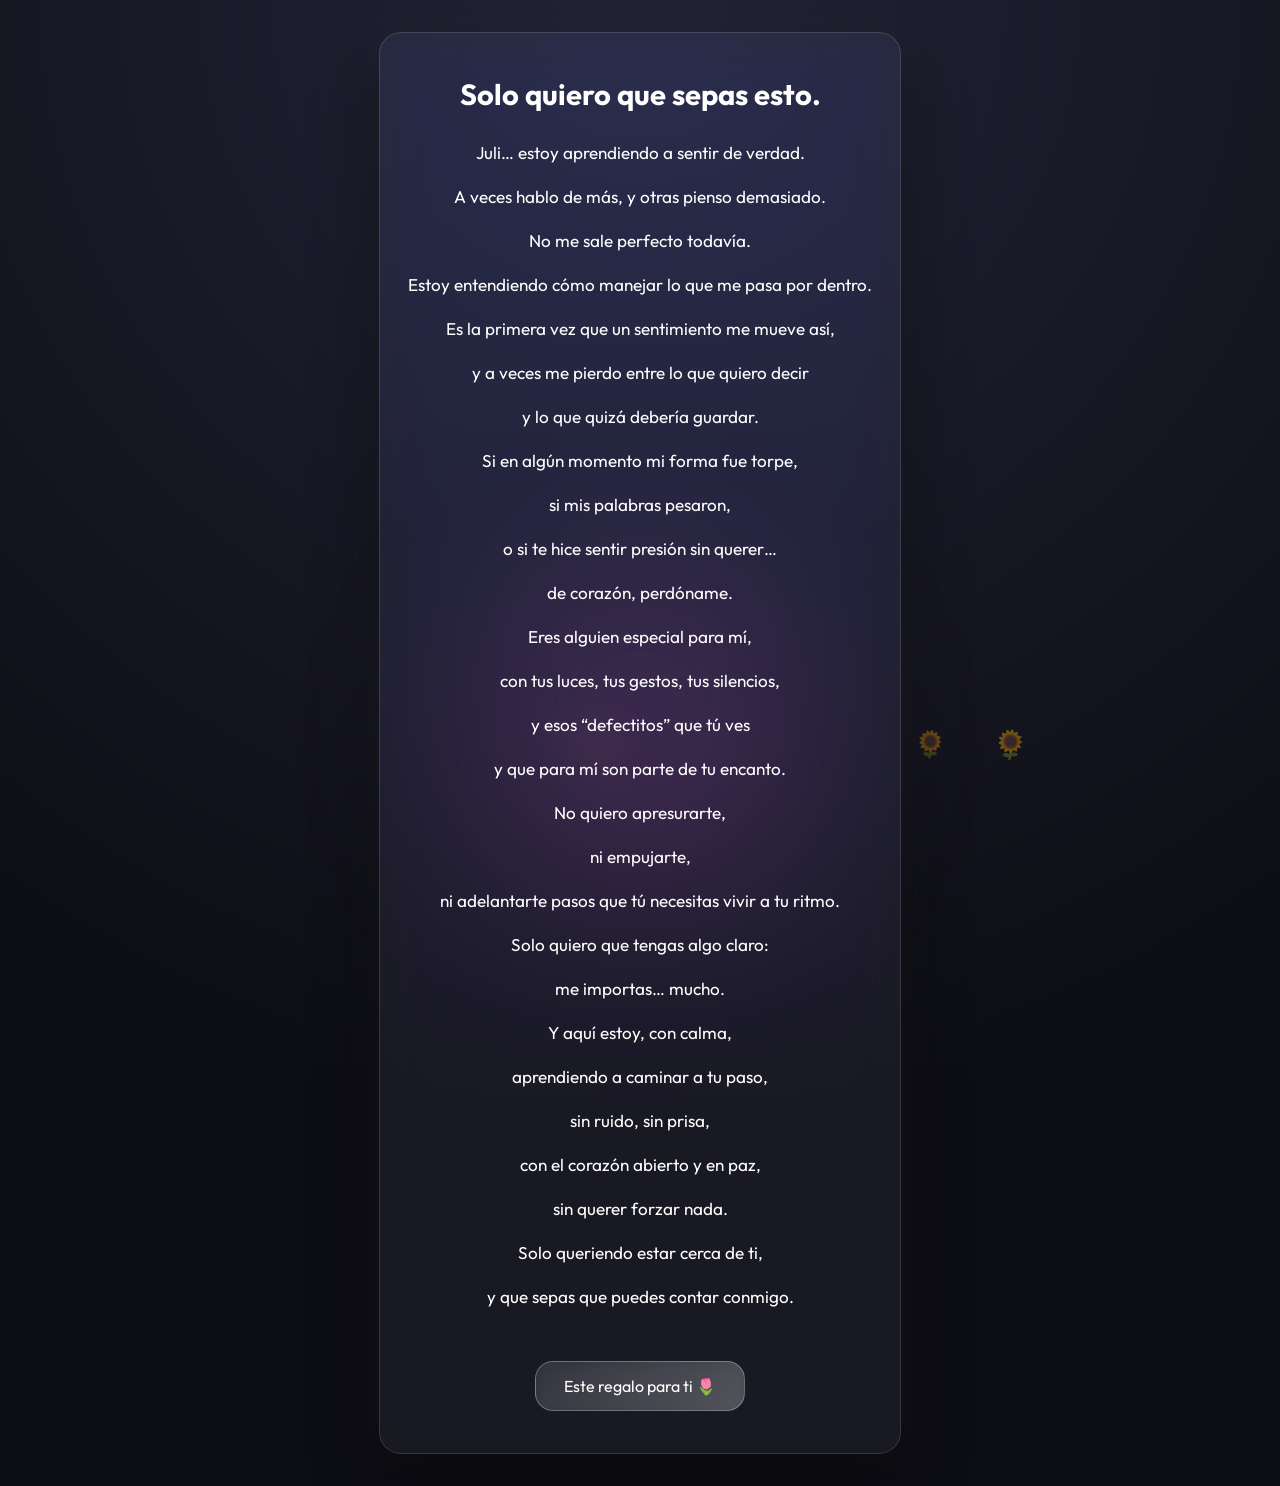
<file: ForYou/disculpa/index.html>
<!DOCTYPE html>
<html lang="es">
<head>
  <meta charset="UTF-8" />
  <meta name="viewport" content="width=device-width, initial-scale=1.0" />

  <title>Para Ti, Juli 🌷</title>

  <!-- Fuente -->
  <link href="https://fonts.googleapis.com/css2?family=Outfit:wght@300;400;600&display=swap" rel="stylesheet"/>
  <link rel="stylesheet" href="styles.css">

</head>

<body>

  <!-- AUDIO -->
  <audio id="bg-audio" src="https://dl.dropboxusercontent.com/scl/fi/esct592hxwzjyf9a2egpc/Si-supieras-lo-que-siento-con-mirarte....mp3?rlkey=xqbaohnpyd7b3mejkvvdg6dlq&st=2vagx61x&dl=1" preload="auto"></audio>

  <!-- CARD -->
  <div class="card">

    <h1 class="title">Solo quiero que sepas esto.</h1>

    <p class="poem">
     <span>Juli… estoy aprendiendo a sentir de verdad.</span>
<span>A veces hablo de más, y otras pienso demasiado.</span>
<span>No me sale perfecto todavía.</span>
<span>Estoy entendiendo cómo manejar lo que me pasa por dentro.</span>

<span>Es la primera vez que un sentimiento me mueve así,</span>
<span>y a veces me pierdo entre lo que quiero decir</span>
<span>y lo que quizá debería guardar.</span>

<span>Si en algún momento mi forma fue torpe,</span>
<span>si mis palabras pesaron,</span>
<span>o si te hice sentir presión sin querer…</span>
<span>de corazón, perdóname.</span>

<span>Eres alguien especial para mí,</span>
<span>con tus luces, tus gestos, tus silencios,</span>
<span>y esos “defectitos” que tú ves</span>
<span>y que para mí son parte de tu encanto.</span>

<span>No quiero apresurarte,</span>
<span>ni empujarte,</span>
<span>ni adelantarte pasos que tú necesitas vivir a tu ritmo.</span>

<span>Solo quiero que tengas algo claro:</span>
<span>me importas… mucho.</span>

<span>Y aquí estoy, con calma,</span>
<span>aprendiendo a caminar a tu paso,</span>
<span>sin ruido, sin prisa,</span>
<span>con el corazón abierto y en paz,</span>
<span>sin querer forzar nada.</span>
<span>Solo queriendo estar cerca de ti,</span>
<span>y que sepas que puedes contar conmigo.</span>   

    </p>

    <a href="flores.html" class="btn">Este regalo para ti 🌷</a>
  </div>

  <!-- FLORES FLOTANDO -->
  <script>
    const flowers = ["🌷","🌻"];
    const total = 40;

    function createFlower() {
      const f = document.createElement("div");
      f.classList.add("flower");
      f.textContent = flowers[Math.floor(Math.random()*flowers.length)];

      f.style.left = Math.random()*100 + "vw";
      f.style.fontSize = (18 + Math.random()*10) + "px";
      f.style.animationDuration = (6 + Math.random()*6) + "s";
      f.style.opacity = 0.3 + Math.random()*0.5;

      document.body.appendChild(f);

      setTimeout(()=>{ f.remove(); }, 12000);
    }

    setInterval(createFlower, 350);

    // AUDIO ACTIVO SUAVEMENTE
    const audio = document.getElementById("bg-audio");
    audio.volume = 0.3;

    function playAudio() {
      audio.play().catch(()=>{});
      document.removeEventListener("click", playAudio);
      document.removeEventListener("touchstart", playAudio);
      document.removeEventListener("scroll", playAudio);
    }

    document.addEventListener("click", playAudio);
    document.addEventListener("touchstart", playAudio);
    document.addEventListener("scroll", playAudio);

  </script>

</body>
</html>
</file>
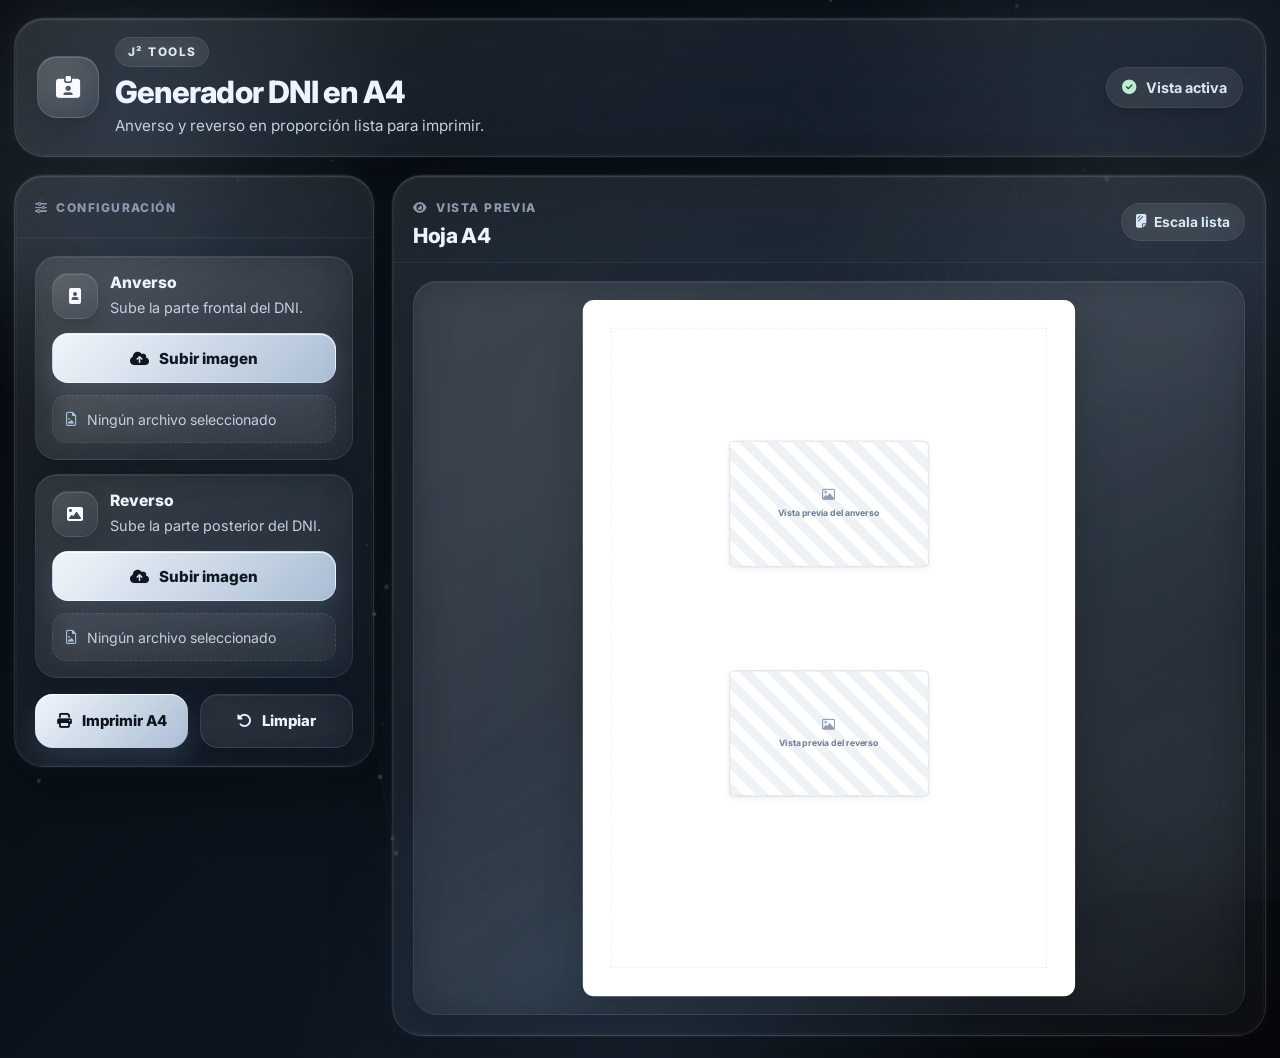
<file: DNIs/dnis.html>
<!DOCTYPE html>
<html lang="es">
<head>
    <meta charset="UTF-8" />
    <meta name="viewport" content="width=device-width, initial-scale=1.0" />
    <title>Generador DNI A4 – J² Tools</title>
    <link rel="icon" type="image/png" href="https://i.postimg.cc/fyML87S7/logo3.png" />

    <!-- TIPOGRAFÍA -->
    <link rel="preconnect" href="https://fonts.googleapis.com">
    <link rel="preconnect" href="https://fonts.gstatic.com" crossorigin>
    <link href="https://fonts.googleapis.com/css2?family=Inter:wght@400;500;600;700;800&display=swap" rel="stylesheet">

    <!-- ICONOS -->
    <link rel="stylesheet" href="https://cdnjs.cloudflare.com/ajax/libs/font-awesome/6.5.0/css/all.min.css">

    <!-- ESTILOS -->
    <link rel="stylesheet" href="./styles.css">
</head>
<body>

    <!-- INTRO -->
    <div id="introLoader" class="intro-loader" aria-hidden="true">
        <div class="intro-loader__core">
            <div class="intro-loader__ring"></div>
            <div class="intro-loader__ring intro-loader__ring--delay"></div>
            <div class="intro-loader__glow"></div>
            <p class="intro-loader__text">J² Tools</p>
        </div>
    </div>

    <!-- CANVAS MOLÉCULAS -->
    <canvas id="particleCanvas" aria-hidden="true"></canvas>

    <!-- FONDO -->
    <div class="page-bg" aria-hidden="true">
        <div class="bg-orb bg-orb--1"></div>
        <div class="bg-orb bg-orb--2"></div>
        <div class="bg-grid"></div>
    </div>

    <main class="app-shell">

        <!-- HEADER SIMPLE -->
        <header class="app-header glass-card">
            <a href="../index.html" class="brand" title="Ir al inicio">
                <div class="brand__icon">
                    <i class="fa-solid fa-id-card-clip"></i>
                </div>
                <div class="brand__text">
                    <span class="brand__chip">J² Tools</span>
                    <h1>Generador DNI en A4</h1>
                    <p>Anverso y reverso en proporción lista para imprimir.</p>
                </div>
            </a>

            <div class="header-status">
                <span class="status-pill">
                    <i class="fa-solid fa-circle-check"></i>
                    Vista activa
                </span>
            </div>
        </header>

        <!-- WORKSPACE -->
        <section class="workspace">

            <!-- PANEL IZQUIERDO -->
            <aside class="control-panel glass-card">
                <div class="section-head">
                    <div>
                        <span class="section-kicker">
                            <i class="fa-solid fa-sliders"></i>
                            Configuración
                        </span>
                    </div>
                </div>

                <div class="upload-list">

                    <article class="upload-item">
                        <div class="upload-item__head">
                            <div class="upload-item__icon">
                                <i class="fa-solid fa-image-portrait"></i>
                            </div>
                            <div>
                                <h3>Anverso</h3>
                                <p>Sube la parte frontal del DNI.</p>
                            </div>
                        </div>

                        <label for="file1" class="file-label">
                            <i class="fa-solid fa-cloud-arrow-up"></i>
                            <span>Subir imagen</span>
                        </label>
                        <input type="file" id="file1" accept="image/*" hidden>

                        <div class="file-meta" id="file1Name">
                            <i class="fa-regular fa-file-image"></i>
                            <span>Ningún archivo seleccionado</span>
                        </div>
                    </article>

                    <article class="upload-item">
                        <div class="upload-item__head">
                            <div class="upload-item__icon">
                                <i class="fa-solid fa-image"></i>
                            </div>
                            <div>
                                <h3>Reverso</h3>
                                <p>Sube la parte posterior del DNI.</p>
                            </div>
                        </div>

                        <label for="file2" class="file-label">
                            <i class="fa-solid fa-cloud-arrow-up"></i>
                            <span>Subir imagen</span>
                        </label>
                        <input type="file" id="file2" accept="image/*" hidden>

                        <div class="file-meta" id="file2Name">
                            <i class="fa-regular fa-file-image"></i>
                            <span>Ningún archivo seleccionado</span>
                        </div>
                    </article>

                </div>

                <div class="action-row">
                    <button id="printBtn" class="action-btn action-btn--primary" type="button">
                        <i class="fa-solid fa-print"></i>
                        <span>Imprimir A4</span>
                    </button>

                    <button id="clearBtn" class="action-btn action-btn--ghost" type="button">
                        <i class="fa-solid fa-rotate-left"></i>
                        <span>Limpiar</span>
                    </button>
                </div>

            </aside>

            <!-- PANEL DERECHO -->
            <section class="preview-panel glass-card">
                <div class="section-head">
                    <div>
                        <span class="section-kicker">
                            <i class="fa-solid fa-eye"></i>
                            Vista previa
                        </span>
                        <h2>Hoja A4</h2>
                    </div>

                    <span class="preview-badge">
                        <i class="fa-solid fa-sheet-plastic"></i>
                        Escala lista
                    </span>
                </div>

                <div class="preview-stage">
                    <div class="a4-preview-shell">
                        <div class="a4-wrapper">
                            <div class="a4-canvas" id="printArea">

                                <div class="dni-sheet">
                                    <div class="dni-slot">
                                        <div class="dni-slot__label"></div>
                                        <div class="dni-slot__frame">
                                            <img id="img1" alt="Anverso del DNI" />
                                            <div class="dni-placeholder" id="placeholder1">
                                                <i class="fa-regular fa-image"></i>
                                                <span>Vista previa del anverso</span>
                                            </div>
                                        </div>
                                    </div>

                                    <div class="dni-slot">
                                        <div class="dni-slot__label"></div>
                                        <div class="dni-slot__frame">
                                            <img id="img2" alt="Reverso del DNI" />
                                            <div class="dni-placeholder" id="placeholder2">
                                                <i class="fa-regular fa-image"></i>
                                                <span>Vista previa del reverso</span>
                                            </div>
                                        </div>
                                    </div>
                                </div>

                            </div>
                        </div>
                    </div>
                </div>
            </section>
        </section>
    </main>
<!-- MODAL ELEGANTE -->
<div id="customModal" class="custom-modal" aria-hidden="true">
    <div class="custom-modal__backdrop"></div>

    <div class="custom-modal__dialog" role="dialog" aria-modal="true" aria-labelledby="customModalTitle">
        <div class="custom-modal__icon">
            <i class="fa-solid fa-circle-exclamation"></i>
        </div>

        <div class="custom-modal__content">
            <span class="custom-modal__eyebrow">Atención</span>
            <h3 id="customModalTitle">Faltan imágenes</h3>
            <p id="customModalMessage">Sube ambas fotos antes de imprimir.</p>
        </div>

        <div class="custom-modal__actions">
            <button id="customModalOk" class="custom-modal__btn custom-modal__btn--primary" type="button">
                Entendido
            </button>
        </div>
    </div>
</div>
    <script src="./app.js"></script>
</body>
</html>
</file>
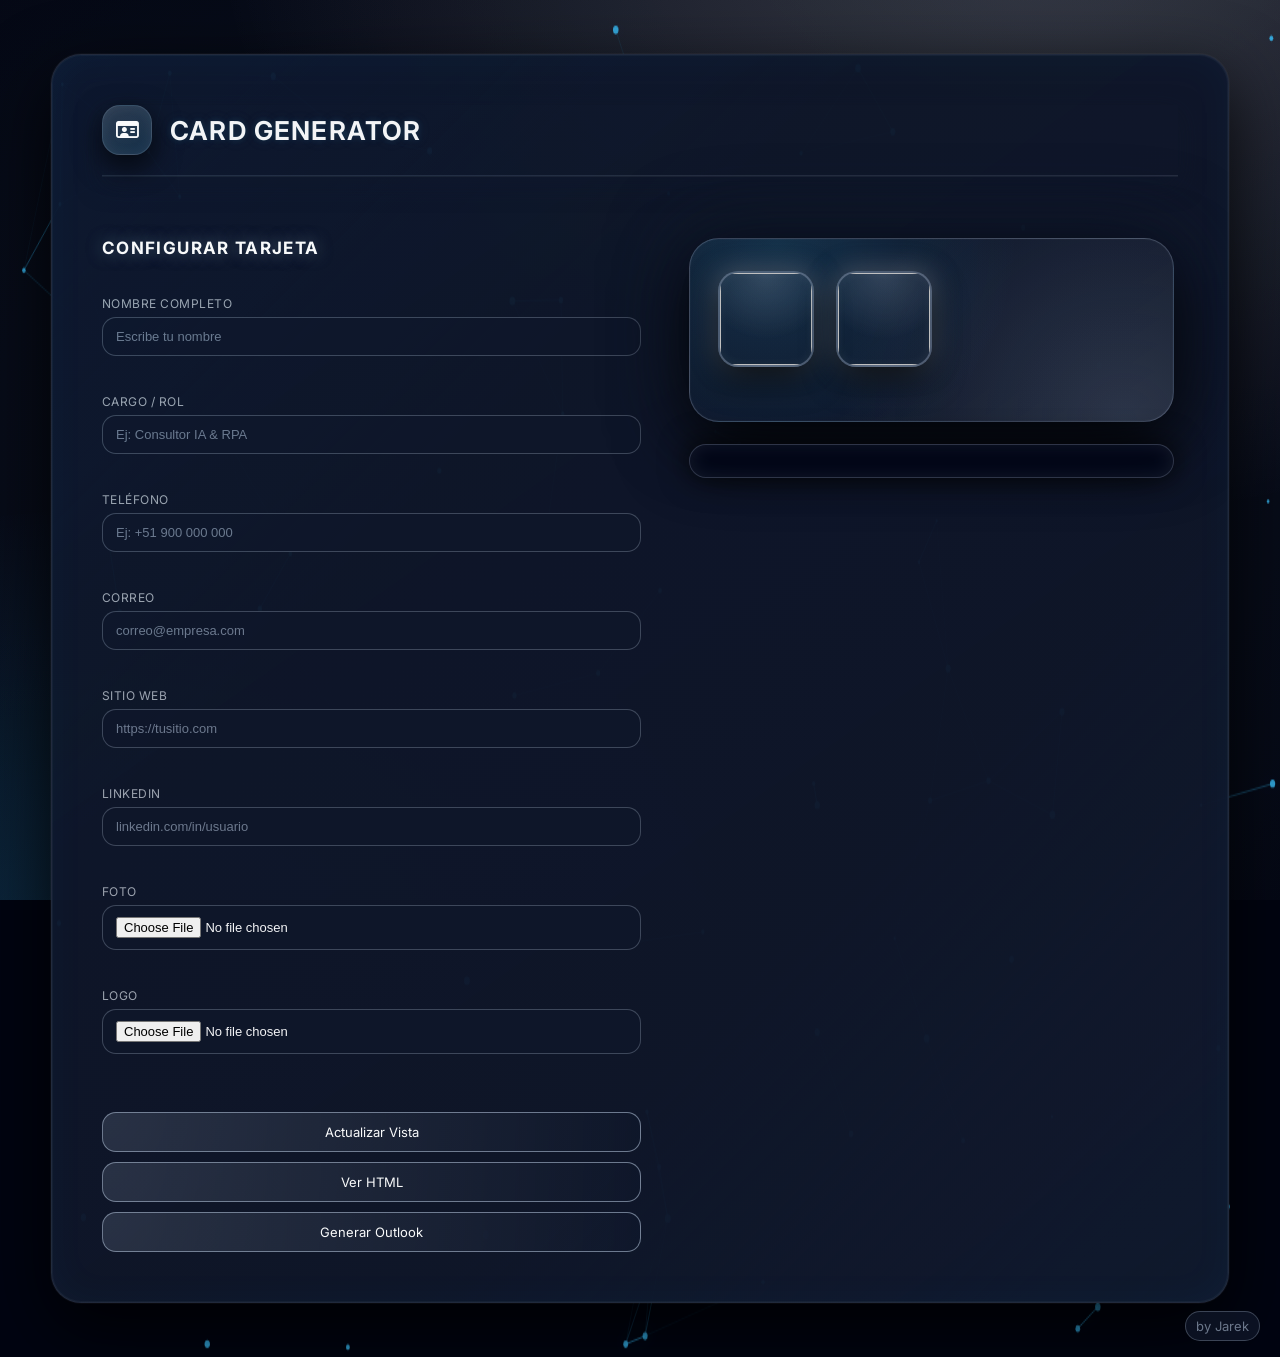
<file: Firma automatizada/firma.html>
<!DOCTYPE html>
<html lang="es">
<head>
  <meta charset="UTF-8" />
  <meta name="viewport" content="width=device-width, initial-scale=1.0" />

  <title>Card Generator</title>
  <link rel="icon" type="image/png" href="https://i.postimg.cc/66Ct5ryw/j2.png">

  <!-- Tipografías -->
  <link href="https://fonts.googleapis.com/css2?family=Inter:wght@300;400;600;700&display=swap" rel="stylesheet"/>

  <!-- Iconos -->
  <link rel="stylesheet" href="https://cdnjs.cloudflare.com/ajax/libs/font-awesome/6.5.0/css/all.min.css"/>

  <!-- Estilos -->
  <link rel="stylesheet" href="./styles.css" />
</head>
<body>

  <!-- INTRO LOADER -->
  <div id="intro" class="intro">
    <div class="loader"></div>
  </div>

  <!-- CANVAS BG -->
  <canvas id="bg-canvas"></canvas>

  <!-- LAYOUT GENERAL -->
  <main class="layout">

    <!-- CONTENEDOR PREMIUM TIPO QR GENERATOR -->
    <div class="main-card">

      <!-- =============================== -->
      <!-- HEADER SUPERIOR DEL CONTENEDOR -->
      <!-- =============================== -->
      <header class="main-header">
        <a href="../index.html" class="header-icon">
          <i class="fa-regular fa-id-card"></i>
        </a>
        <h1>Card Generator</h1>
      </header>

      <!-- =============================== -->
      <!--    CONFIGURACIÓN — IZQUIERDA   -->
      <!-- =============================== -->
      <section class="left-panel">

        <header class="editor-header">
          <h2>Configurar Tarjeta</h2>
        </header>

        <div class="editor-group">
          <label>Nombre Completo</label>
          <input id="inputNombre" type="text" placeholder="Escribe tu nombre" />
        </div>

        <div class="editor-group">
          <label>Cargo / Rol</label>
          <input id="inputCargo" type="text" placeholder="Ej: Consultor IA & RPA" />
        </div>

        <div class="editor-group">
          <label>Teléfono</label>
          <input id="inputTelefono" type="text" placeholder="Ej: +51 900 000 000" />
        </div>

        <div class="editor-group">
          <label>Correo</label>
          <input id="inputEmail" type="email" placeholder="correo@empresa.com" />
        </div>

        <div class="editor-group">
          <label>Sitio Web</label>
          <input id="inputWeb" type="text" placeholder="https://tusitio.com" />
        </div>

        <div class="editor-group">
          <label>LinkedIn</label>
          <input id="inputLinkedin" type="text" placeholder="linkedin.com/in/usuario" />
        </div>

        <div class="editor-group">
          <label>Foto</label>
          <input id="inputFoto" type="file" accept="image/*">
        </div>

        <div class="editor-group">
          <label>Logo</label>
          <input id="inputLogo" type="file" accept="image/*">
        </div>

        <div class="editor-actions">
          <button id="btnActualizar">Actualizar Vista</button>
          <button id="btnVerHtml">Ver HTML</button>
          <button id="btnOutlook">Generar Outlook</button>
        </div>

      </section>

      <!-- =============================== -->
      <!--   PREVIEW — DERECHA            -->
      <!-- =============================== -->
      <section class="right-panel">

        <div id="tarjeta" class="tarjeta">

          <div class="media-zone">
            <img id="previewFoto" class="preview-foto" alt="" />
            <img id="previewLogo" class="preview-logo" alt="" />
          </div>

          <div class="info-zone">
            <p id="previewNombre" class="preview-nombre"></p>
            <p id="previewCargo" class="preview-cargo"></p>
            <div id="previewTelefono" class="preview-dato"></div>
            <div id="previewEmail" class="preview-dato"></div>
            <div id="previewWeb" class="preview-dato"></div>
            <div id="previewLinkedin" class="preview-dato"></div>
          </div>

        </div>

        <!-- Código generado -->
        <pre id="codigoHtml"></pre>

      </section>

    </div>
    <!-- FIN MAIN-CARD -->

  </main>

  <script src="./script.js"></script>

  <!-- CRÉDITOS -->
  <div class="credits">
    by 
    <a href="https://github.com/CHALLCOJAREK" target="_blank">Jarek</a>
  </div>

</body>
</html>
</file>
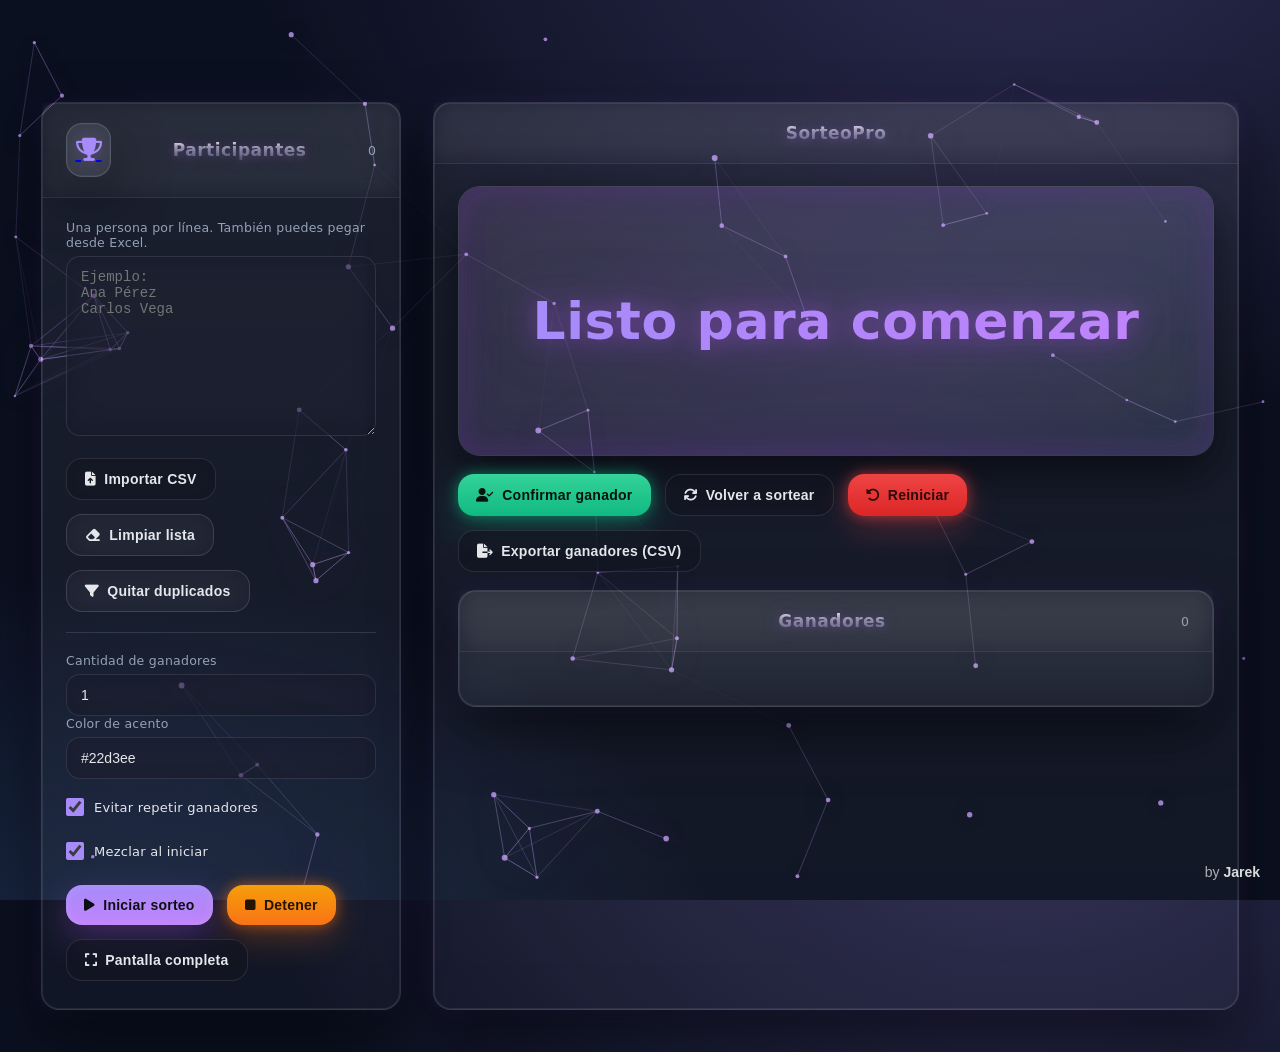
<file: Sorteo/sorteo.html>
<!DOCTYPE html>
<html lang="es">

<head>
  <meta charset="utf-8" />
  <meta name="viewport" content="width=device-width, initial-scale=1" />
  <title>Sorteo PRO – J² Tools</title>

  <!-- Favicon -->
  <link rel="icon" type="image/png" href="https://i.postimg.cc/fyML87S7/logo3.png" />

  <!-- Descripción -->
  <meta name="description" content="Sistema profesional de sorteos creado por Jarek. Rápido, preciso y sin anuncios." />

  <!-- Iconos -->
  <link rel="stylesheet" href="https://cdnjs.cloudflare.com/ajax/libs/font-awesome/6.5.0/css/all.min.css" />

  <!-- Estilos -->
  <link rel="stylesheet" href="./styles.css" />
</head>

<body>


  <!-- INTRO -->
    <div id="introLoader" class="intro-loader" aria-hidden="true">
        <div class="intro-loader__core">
            <div class="intro-loader__ring"></div>
            <div class="intro-loader__ring intro-loader__ring--delay"></div>
            <div class="intro-loader__glow"></div>
            <p class="intro-loader__text">J² Tools</p>
        </div>
    </div>

  <!-- CANVAS BACKGROUND -->
  <canvas id="bg-canvas"></canvas>

  <!-- ============================= -->
  <!-- CANVAS FX -->
  <!-- ============================= -->
  <canvas id="fx"></canvas>

  <div class="wrap">

    <!-- ============================= -->
    <!-- HEADER -->
    <!-- ============================= -->
    <header class="header">


      <!-- ESPACIADOR -->
      <div style="width:64px"></div>
    </header>

    <!-- ============================= -->
    <!-- GRID PRINCIPAL -->
    <!-- ============================= -->
    <div class="grid">

      <!-- ========================================== -->
      <!-- IZQUIERDA – Configuración -->
      <!-- ========================================== -->
      <section class="card">
        <div class="hd">
          <!-- LOGO (Regresa al home) -->
          <a href="../index.html" class="logo-return" aria-label="Volver al inicio">
              <i class="fa-solid fa-trophy logo-icon"></i>
          </a>
          <h3>Participantes</h3>
          <span class="muted" id="count">0</span>
        </div>

        <div class="bd">
          <label for="names">Una persona por línea. También puedes pegar desde Excel.</label>

          <textarea id="names" placeholder="Ejemplo:
Ana Pérez
Carlos Vega"></textarea>

          <div class="controls">
            <button class="btn-secondary" id="loadCsv">
              <i class="fa-solid fa-file-arrow-up"></i> Importar CSV
            </button>
            <input id="csvInput" type="file" accept=".csv,text/csv" style="display:none" />

            <button class="btn-ghost" id="clean">
              <i class="fa-solid fa-eraser"></i> Limpiar lista
            </button>

            <button class="btn-ghost" id="dedupe" title="Eliminar duplicados">
              <i class="fa-solid fa-filter"></i> Quitar duplicados
            </button>
          </div>

          <hr class="hr-line" />

          <div class="two-grid">
            <div>
              <label for="winners">Cantidad de ganadores</label>
              <input id="winners" type="number" min="1" value="1" />
            </div>

            <div>
              <label for="accent">Color de acento</label>
              <input id="accent" type="text" value="#22d3ee" />
            </div>
          </div>

          <div class="controls" style="margin-top:16px">
            <label class="check-row">
              <input type="checkbox" id="noRepeat" checked />
              Evitar repetir ganadores
            </label>

            <label class="check-row">
              <input type="checkbox" id="shuffleOnStart" checked />
              Mezclar al iniciar
            </label>
          </div>

          <div class="controls" style="margin-top:16px">
            <button class="btn" id="start">
              <i class="fa-solid fa-play"></i> Iniciar sorteo
            </button>

            <button class="btn-warn" id="stop" disabled>
              <i class="fa-solid fa-stop"></i> Detener
            </button>

            <button class="btn-secondary" id="fullscreen">
              <i class="fa-solid fa-expand"></i> Pantalla completa
            </button>
          </div>
        </div>
      </section>

      <!-- ========================================== -->
      <!-- DERECHA – Escena del sorteo -->
      <!-- ========================================== -->
      <section class="card">
        <div class="hd">
          <h3>SorteoPro</h3>
        </div>

        <div class="bd">
          <div class="viewer" id="viewer">
            <div class="ticker">
              <span class="name" id="ticker">Listo para comenzar</span>
            </div>
          </div>

          <div class="controls">
            <button class="btn-ok" id="confirmWin" disabled>
              <i class="fa-solid fa-user-check"></i> Confirmar ganador
            </button>

            <button class="btn-secondary" id="reroll" disabled>
              <i class="fa-solid fa-arrows-rotate"></i> Volver a sortear
            </button>

            <button class="btn-danger" id="reset">
              <i class="fa-solid fa-rotate-left"></i> Reiniciar
            </button>

            <button class="btn-secondary" id="exportCsv">
              <i class="fa-solid fa-file-export"></i> Exportar ganadores (CSV)
            </button>
          </div>

          <div class="card" style="margin-top:18px">
            <div class="hd">
              <h3>Ganadores</h3>
              <span class="muted" id="winsCount">0</span>
            </div>

            <div class="bd winners" id="winnersList"></div>
          </div>
        </div>
      </section>

    </div>

  </div>

  <!-- Créditos -->
  <div style="
  position: fixed;
  bottom: 20px;
  right: 20px;
  font-family: 'Outfit', sans-serif;
  font-size: 14px;
  color: rgba(255, 255, 255, 0.65);
  z-index: 9999;">
    by <a href="https://github.com/CHALLCOJAREK" target="_blank"
      style="color: rgba(255,255,255,0.85); text-decoration:none; font-weight:600;">
      Jarek
    </a>
  </div>

  <!-- JS -->
  <script src="./app.js"></script>

</body>

</html>
</file>
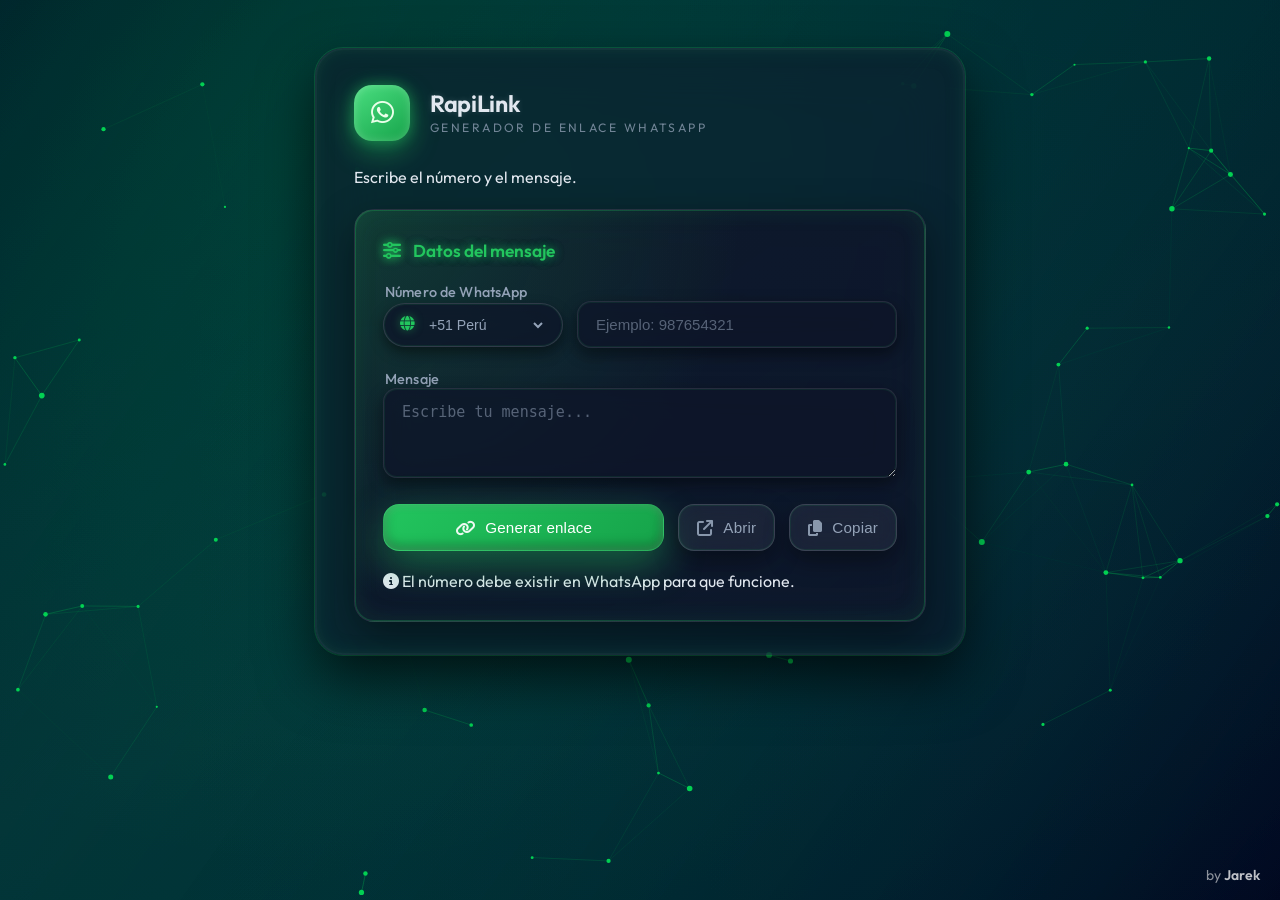
<file: WspGenLink/wspgeneratorlink.html>
<!DOCTYPE html>
<html lang="es">
<head>
  <meta charset="UTF-8" />
  <title>RapiLink – J² Tools</title>
  <link rel="icon" type="image/png" href="https://i.postimg.cc/fyML87S7/logo3.png">

  <!-- Fuente e íconos -->
  <link rel="stylesheet" href="https://cdnjs.cloudflare.com/ajax/libs/font-awesome/6.5.0/css/all.min.css">
  <link href="https://fonts.googleapis.com/css2?family=Outfit:wght@400;600&display=swap" rel="stylesheet">

  <!-- Tus estilos -->
  <link rel="stylesheet" href="./styles.css" />
</head>
<body>

  <!-- INTRO -->
    <div id="introLoader" class="intro-loader" aria-hidden="true">
        <div class="intro-loader__core">
            <div class="intro-loader__ring"></div>
            <div class="intro-loader__ring intro-loader__ring--delay"></div>
            <div class="intro-loader__glow"></div>
            <p class="intro-loader__text">J² Tools</p>
        </div>
    </div>

  <!-- 🔵 CANVAS BACKGROUND (nuevo para este sistema) -->
  <canvas id="bg-canvas"></canvas>


  <!-- CONTENEDOR PRINCIPAL -->
  <div class="app">

    <!-- HEADER -->
    <header class="app-header">
  <a href="../index.html">
    <div class="app-icon">
      <i class="fa-brands fa-whatsapp"></i>
    </div>
  </a>

  <div class="app-title">
    <span class="title-main">RapiLink</span>
    <span class="title-sub">Generador de enlace WhatsApp</span>
  </div>
</header>


    <p class="app-subtitle">Escribe el número y el mensaje.</p>

    <!-- PANEL -->
    <section class="panel">

      <div class="panel-title">
        <i class="fa-solid fa-sliders"></i>
        <span>Datos del mensaje</span>
      </div>

      <!-- Número -->
      <div class="field-group">
        <label>Número de WhatsApp</label>

        <div class="row">
          <div class="country-pill">
            <i class="fa-solid fa-globe"></i>
            <select id="countryCode">
              <option value="51">+51 Perú</option>
              <option value="54">+54 Argentina</option>
              <option value="56">+56 Chile</option>
              <option value="57">+57 Colombia</option>
              <option value="52">+52 México</option>
              <option value="">Otro (sin prefijo)</option>
            </select>
          </div>

          <input
            type="text"
            id="phone"
            class="input-text"
            placeholder="Ejemplo: 987654321"
          />
        </div>
      </div>

      <!-- Mensaje -->
      <div class="field-group">
        <label>Mensaje</label>
        <textarea
          id="message"
          class="input-text"
          placeholder="Escribe tu mensaje..."
        ></textarea>
      </div>

      <!-- BOTONES -->
      <div class="actions">
        <button class="btn-primary" id="btnGenerate">
          <i class="fa-solid fa-link"></i>
          Generar enlace
        </button>

        <button class="btn-secondary" id="btnOpen" disabled>
          <i class="fa-solid fa-arrow-up-right-from-square"></i>
          Abrir
        </button>

        <button class="btn-secondary" id="btnCopy" disabled>
          <i class="fa-solid fa-copy"></i>
          Copiar
        </button>
      </div>

      <!-- RESULTADO -->
      <div class="output-card" id="outputCard" style="display:none;">
        <div class="output-header">
          <span><strong>Enlace generado</strong></span>
        </div>

        <div class="output-link-row">
          <div class="output-text" id="outputLink"></div>
        </div>
      </div>

      <p class="hint">
        <i class="fa fa-info-circle"></i>
        El número debe existir en WhatsApp para que funcione.
      </p>

    </section>

  </div>

  <!-- JS -->
  <script src="./app.js" defer></script>

  <!-- Créditos limpios -->
  <div style="
    position: fixed;
    bottom: 16px;
    right: 20px;
    font-family: 'Outfit', sans-serif;
    font-size: 14px;
    color: rgba(255, 255, 255, 0.55);
    z-index: 9999;
  ">
    by 
    <a href="https://github.com/CHALLCOJAREK"
       target="_blank"
       style="color: rgba(255, 255, 255, 0.75);
              text-decoration: none;
              font-weight: 600;">
        Jarek
    </a>
  </div>

</body>
</html>
</file>
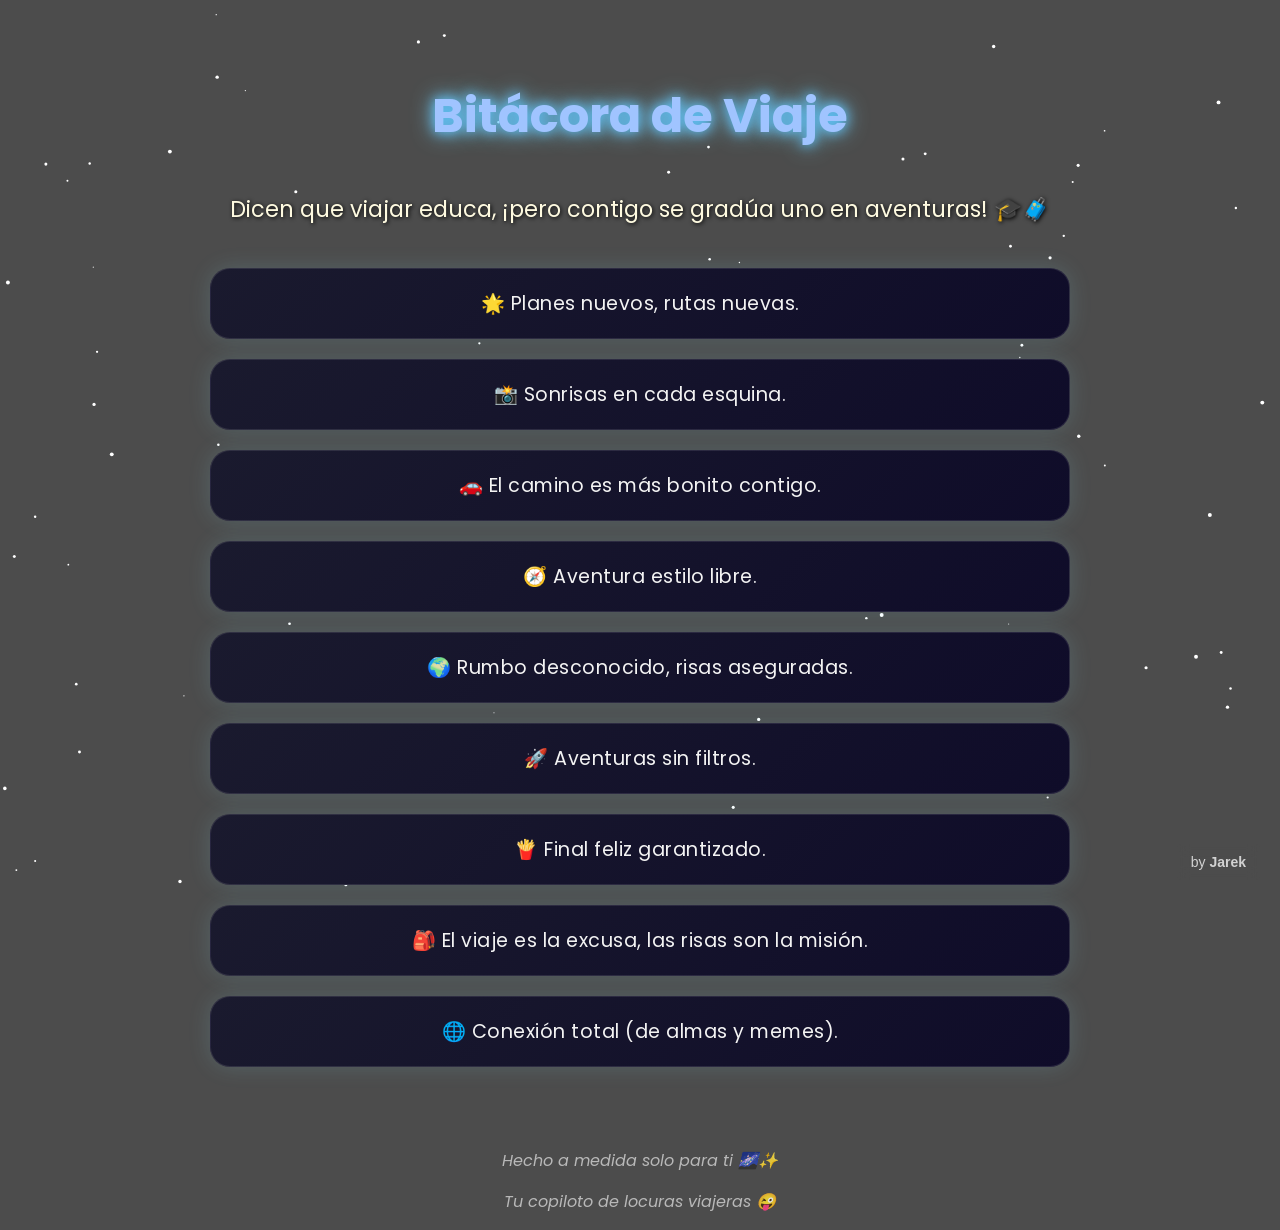
<file: ForYou/Bitacora/Bitacora.html>
<!DOCTYPE html>
<html lang="es">
<head>
  <meta charset="UTF-8" />
  <meta name="viewport" content="width=device-width, initial-scale=1.0" />
  <title>Bitácora de Viaje</title>
  <link rel="icon" type="image/png" href="https://i.postimg.cc/66Ct5ryw/j2.png" />
  <link rel="stylesheet" href="https://cdnjs.cloudflare.com/ajax/libs/font-awesome/6.4.0/css/all.min.css">
  <link rel="stylesheet" href="./styles.css" />
</head>
<body>
  <canvas id="stars"></canvas>

  <header>
    <h2>Bitácora de Viaje</h2>
    <p class="subtext">Dicen que viajar educa, ¡pero contigo se gradúa uno en aventuras! 🎓🧳</p>
  </header>

  <div class="container">
    <div class='msg-box' onclick='showPopup("¿Lista para la próxima aventura? Trae snacks. 🧃🍿", "https://cdn-icons-png.flaticon.com/512/4516/4516589.png")'>🌟 Planes nuevos, rutas nuevas.</div>
    <div class='msg-box' onclick='showPopup("¡Prometo no perderme esta vez! Bueno, tal vez solo un poco... 🗺️😉", "https://cdn-icons-png.flaticon.com/512/4516/4516581.png")'>📸 Sonrisas en cada esquina.</div>
    <div class='msg-box' onclick='showPopup("¿GPS? Nah... tú guías y yo manejo. 😅", "https://cdn-icons-png.flaticon.com/512/7194/7194164.png")'>🚗 El camino es más bonito contigo.</div>
    <div class='msg-box' onclick='showPopup("¡Somos como Dora la Exploradora y Botas! Solo que más fashion. 💄🎒", "https://cdn-icons-png.flaticon.com/512/7039/7039043.png")'>🧭 Aventura estilo libre.</div>
    <div class='msg-box' onclick='showPopup("¿Maleta lista? ¡Yo llevo los antojos! 🍫", "https://cdn-icons-png.flaticon.com/512/7194/7194113.png")'>🌍 Rumbo desconocido, risas aseguradas.</div>
    <div class='msg-box' onclick='showPopup("Viajar contigo es como TikTok: se pasa volando y te ríes un montón. 😂📱", "https://cdn-icons-png.flaticon.com/512/3132/3132693.png")'>🚀 Aventuras sin filtros.</div>
    <div class='msg-box' onclick='showPopup("Spoiler: ¡Este viaje también termina con papitas y carcajadas! 🥔🤣", "https://cdn-icons-png.flaticon.com/512/1604/1604443.png")'>🍟 Final feliz garantizado.</div>
    <div class='msg-box' onclick='showPopup("Somos los mochileros VIP: Viajeros Increíblemente Payasos. 🎭✈️", "https://cdn-icons-png.flaticon.com/512/1046/1046857.png")'>🎒 El viaje es la excusa, las risas son la misión.</div>
    <div class='msg-box' onclick='showPopup("Un viaje contigo es como WiFi con señal completa: ¡todo fluye! 📶💙", "https://cdn-icons-png.flaticon.com/512/3176/3176295.png")'>🌐 Conexión total (de almas y memes).</div>
  </div>

  <div class="signature">
    <p>Hecho a medida solo para ti 🌌✨</p>
    <p>Tu copiloto de locuras viajeras 😜</p>
  </div>

  <script src="./app.js" defer></script>
  <!-- Créditos -->
<div style="
    position: fixed;
    bottom: 20px;
    right: 20px;
    padding: 10px 14px;
    backdrop-filter: blur(6px);
    border-radius: none;
    font-family: 'Outfit', sans-serif;
    font-size: 14px;
    color: rgba(255, 255, 255, 0.75);
    z-index: 9999;
">
    by <a href="https://github.com/CHALLCOJAREK" 
        target="_blank" 
        style="color: rgba(255, 255, 255, 0.75); text-decoration: none; font-weight: bold;">
        Jarek
    </a>
</div>
</body>
</html>
</file>
<file: ForYou/disculpa/styles.css>
/* ============================================================
   RESET GLOBAL — limpio, preciso
============================================================ */
* {
  margin: 0;
  padding: 0;
  box-sizing: border-box;
}

/* ============================================================
   CUERPO GENERAL — neón suave + ambiente premium
============================================================ */
body {
  font-family: 'Outfit', sans-serif;
  background: radial-gradient(circle at top, #222437, #0d0d14 70%);
  color: #fff;
  min-height: 100vh;
  padding: 32px 20px;
  display: flex;
  justify-content: center;
  align-items: center;
  overflow-x: hidden;
  position: relative;
}

/* Glow más elegante y amplio */
body::before {
  content: "";
  position: absolute;
  inset: 0;
  margin: auto;
  width: 540px;
  height: 540px;
  background: radial-gradient(circle, rgba(255, 140, 255, 0.14), transparent 70%);
  filter: blur(70px);
  z-index: -2;
  animation: pulseGlow 8s ease-in-out infinite;
}

@keyframes pulseGlow {
  0%, 100% { opacity: 0.6; }
  50% { opacity: 0.32; }
}

/* ============================================================
   CARD PRINCIPAL — estética glass premium
============================================================ */
.card {
  background: rgba(255,255,255,0.05);
  padding: 42px 28px;
  border-radius: 22px;
  backdrop-filter: blur(22px) saturate(180%);
  border: 1px solid rgba(255,255,255,0.13);
  text-align: center;

  box-shadow:
    0 0 40px rgba(255,255,255,0.04),
    0 20px 60px rgba(0,0,0,0.55);

  max-width: 560px;
  opacity: 0;
  animation: fadeInCard 1.4s ease forwards, breathe 7s ease-in-out infinite 2s;
}

@keyframes breathe {
  0%, 100% { transform: translateY(0); }
  50% { transform: translateY(-5px); }
}

@keyframes fadeInCard {
  0% { transform: translateY(26px); opacity: 0; }
  100% { transform: translateY(0); opacity: 1; }
}

/* ============================================================
   TÍTULO — más limpio y elegante
============================================================ */
.title {
  font-size: 1.82rem;
  line-height: 1.35;
  margin-bottom: 24px;
  opacity: 0;
  animation: fadeUp 1.7s ease forwards;
}

@keyframes fadeUp {
  0% { transform: translateY(16px); opacity: 0; }
  100% { transform: translateY(0); opacity: 1; }
}

/* ============================================================
   POEMA — ritmo visual + mejor spacing
============================================================ */
.poem {
  margin-top: 20px;
  margin-bottom: 40px;
  line-height: 1.75;
  font-size: 1.07rem;
}

.poem span {
  display: block;
  margin-bottom: 14px;
  opacity: 0;
  transform: translateY(12px);
  animation: lineAppear 0.7s ease forwards;
}

@keyframes lineAppear {
  0% { opacity: 0; transform: translateY(12px); }
  100% { opacity: 1; transform: translateY(0); }
}

/* Delay dinámico automático (18 líneas máximo) */
.poem span:nth-child(n) {
  animation-delay: calc(0.15s + (0.14s * (var(--i))));
}

.poem span:nth-child(1) { --i: 1; }
.poem span:nth-child(2) { --i: 2; }
.poem span:nth-child(3) { --i: 3; }
.poem span:nth-child(4) { --i: 4; }
.poem span:nth-child(5) { --i: 5; }
.poem span:nth-child(6) { --i: 6; }
.poem span:nth-child(7) { --i: 7; }
.poem span:nth-child(8) { --i: 8; }
.poem span:nth-child(9) { --i: 9; }
.poem span:nth-child(10) { --i: 10; }
.poem span:nth-child(11) { --i: 11; }
.poem span:nth-child(12) { --i: 12; }
.poem span:nth-child(13) { --i: 13; }
.poem span:nth-child(14) { --i: 14; }
.poem span:nth-child(15) { --i: 15; }
.poem span:nth-child(16) { --i: 16; }
.poem span:nth-child(17) { --i: 17; }
.poem span:nth-child(18) { --i: 18; }

/* ============================================================
   BOTÓN — refinado + aura elegante
============================================================ */
.btn {
  display: inline-block;
  margin-top: 10px;
  padding: 14px 28px;
  font-size: 1rem;
  color: #fff;
  text-decoration: none;

  background: linear-gradient(135deg,
    rgba(255,255,255,0.08),
    rgba(255,255,255,0.22)
  );
  border: 1px solid rgba(255,255,255,0.28);
  border-radius: 18px;
  backdrop-filter: blur(6px);

  transition: 0.35s ease;

  opacity: 0;
  animation: fadeUp 2.8s ease forwards;
  animation-delay: 3.2s;
}

.btn:hover {
  background: rgba(255,255,255,0.33);
  box-shadow: 0 0 24px rgba(255,255,255,0.30);
}

/* ============================================================
   FLORES PARALLAX — movimiento más orgánico
============================================================ */
.flower {
  position: fixed;
  pointer-events: none;
  animation: floatFlower linear infinite;
  z-index: -1;
  opacity: 0;
}

@keyframes floatFlower {
  0% {
    transform: translateY(110vh) translateX(0) rotate(0deg);
    opacity: 0;
  }
  12% {
    opacity: 0.55;
  }
  100% {
    transform: translateY(-22vh) translateX(30vw) rotate(360deg);
    opacity: 0;
  }
}

/* ============================================================
   RESPONSIVE
============================================================ */
@media (max-width: 480px) {
  .card { padding: 32px 22px; }
  .title { font-size: 1.52rem; }
  .poem { font-size: 0.98rem; }
  .btn { font-size: 0.94rem; padding: 12px 22px; }
}
</file>
<file: DNIs/styles.css>
/* =========================================================
   J² TOOLS — GENERADOR DNI A4
   Estilo: Ultra Glass Silver + A4 Preview Real
   ========================================================= */

*,
*::before,
*::after {
    box-sizing: border-box;
}

:root {
    --bg-0: #05070a;
    --bg-1: #0a0f15;
    --bg-2: #101722;
    --bg-3: #16202c;

    --glass-0: rgba(255, 255, 255, 0.025);
    --glass-1: rgba(255, 255, 255, 0.045);
    --glass-2: rgba(255, 255, 255, 0.07);
    --glass-3: rgba(255, 255, 255, 0.10);
    --glass-4: rgba(255, 255, 255, 0.14);

    --line-1: rgba(255, 255, 255, 0.07);
    --line-2: rgba(255, 255, 255, 0.12);
    --line-3: rgba(255, 255, 255, 0.18);
    --line-4: rgba(255, 255, 255, 0.24);

    --text-1: #eef4ff;
    --text-2: #c4d0e0;
    --text-3: #8b9aae;

    --accent-1: #f7fbff;
    --accent-2: #d9e8f7;
    --accent-3: #a9c0db;
    --accent-4: #7390ae;

    --good: #baf0cf;
    --danger: #ffb8b8;

    --shadow-xl: 0 40px 100px rgba(0, 0, 0, 0.50);
    --shadow-lg: 0 24px 60px rgba(0, 0, 0, 0.34);
    --shadow-md: 0 16px 36px rgba(0, 0, 0, 0.24);
    --shadow-sm: 0 10px 24px rgba(0, 0, 0, 0.18);

    --glow-soft: 0 0 0 1px rgba(255,255,255,0.04), 0 0 28px rgba(180, 220, 255, 0.05);
    --glow-mid: 0 0 0 1px rgba(255,255,255,0.06), 0 0 38px rgba(190, 225, 255, 0.07);

    --radius-xl: 30px;
    --radius-lg: 24px;
    --radius-md: 18px;
    --radius-sm: 14px;

    --blur-xl: 28px;
    --blur-lg: 22px;
    --blur-md: 16px;

    --tr-fast: 0.22s ease;
    --tr-med: 0.35s ease;
}

html {
    scroll-behavior: smooth;
    scrollbar-width: thin;
    scrollbar-color: rgba(220, 235, 255, 0.24) transparent;
}

body {
    margin: 0;
    min-height: 100vh;
    overflow-x: hidden;
    font-family: "Inter", sans-serif;
    color: var(--text-1);
    background:
        radial-gradient(circle at 10% 12%, rgba(180, 220, 255, 0.14), transparent 20%),
        radial-gradient(circle at 88% 16%, rgba(255, 255, 255, 0.08), transparent 22%),
        radial-gradient(circle at 50% 100%, rgba(120, 160, 210, 0.12), transparent 28%),
        linear-gradient(135deg, #040609 0%, #091018 30%, #0d1620 65%, #05070a 100%);
}

/* =========================
   SCROLLBAR GLASS GLOBAL
   ========================= */

html::-webkit-scrollbar,
body::-webkit-scrollbar,
.a4-wrapper::-webkit-scrollbar,
.preview-panel::-webkit-scrollbar,
.upload-list::-webkit-scrollbar,
.custom-modal__dialog::-webkit-scrollbar {
    width: 12px;
    height: 12px;
}

html::-webkit-scrollbar-track,
body::-webkit-scrollbar-track,
.a4-wrapper::-webkit-scrollbar-track,
.preview-panel::-webkit-scrollbar-track,
.upload-list::-webkit-scrollbar-track,
.custom-modal__dialog::-webkit-scrollbar-track {
    background: linear-gradient(
        180deg,
        rgba(255,255,255,0.018),
        rgba(255,255,255,0.006)
    );
    border-radius: 999px;
}

html::-webkit-scrollbar-thumb,
body::-webkit-scrollbar-thumb,
.a4-wrapper::-webkit-scrollbar-thumb,
.preview-panel::-webkit-scrollbar-thumb,
.upload-list::-webkit-scrollbar-thumb,
.custom-modal__dialog::-webkit-scrollbar-thumb {
    border-radius: 999px;
    border: 2px solid transparent;
    background-clip: padding-box;
    background:
        linear-gradient(
            180deg,
            rgba(245, 250, 255, 0.30),
            rgba(180, 205, 230, 0.16)
        );
    box-shadow:
        inset 0 1px 0 rgba(255,255,255,0.36),
        inset 0 -1px 0 rgba(255,255,255,0.06),
        0 8px 18px rgba(0,0,0,0.22);
    transition:
        background var(--tr-fast),
        box-shadow var(--tr-fast),
        filter var(--tr-fast);
}

html::-webkit-scrollbar-thumb:hover,
body::-webkit-scrollbar-thumb:hover,
.a4-wrapper::-webkit-scrollbar-thumb:hover,
.preview-panel::-webkit-scrollbar-thumb:hover,
.upload-list::-webkit-scrollbar-thumb:hover,
.custom-modal__dialog::-webkit-scrollbar-thumb:hover {
    background:
        linear-gradient(
            180deg,
            rgba(248, 252, 255, 0.46),
            rgba(186, 213, 240, 0.24)
        );
    box-shadow:
        inset 0 1px 0 rgba(255,255,255,0.50),
        inset 0 -1px 0 rgba(255,255,255,0.08),
        0 10px 22px rgba(0,0,0,0.26),
        0 0 16px rgba(190, 220, 255, 0.08);
}

html::-webkit-scrollbar-thumb:active,
body::-webkit-scrollbar-thumb:active,
.a4-wrapper::-webkit-scrollbar-thumb:active,
.preview-panel::-webkit-scrollbar-thumb:active,
.upload-list::-webkit-scrollbar-thumb:active,
.custom-modal__dialog::-webkit-scrollbar-thumb:active {
    background:
        linear-gradient(
            180deg,
            rgba(255,255,255,0.58),
            rgba(198, 220, 244, 0.30)
        );
}

html::-webkit-scrollbar-corner,
body::-webkit-scrollbar-corner,
.a4-wrapper::-webkit-scrollbar-corner,
.preview-panel::-webkit-scrollbar-corner,
.upload-list::-webkit-scrollbar-corner,
.custom-modal__dialog::-webkit-scrollbar-corner {
    background: transparent;
}

/* =========================
   INTRO
   ========================= */

.intro-loader {
    position: fixed;
    inset: 0;
    z-index: 9999;
    display: flex;
    align-items: center;
    justify-content: center;
    background:
        radial-gradient(circle at center, rgba(210, 230, 255, 0.12), transparent 20%),
        linear-gradient(135deg, rgba(5, 7, 10, 0.95), rgba(10, 14, 20, 0.98));
    backdrop-filter: blur(16px);
    -webkit-backdrop-filter: blur(16px);
    transition: opacity 0.45s ease, visibility 0.45s ease;
}

.intro-loader.is-hidden {
    opacity: 0;
    visibility: hidden;
    pointer-events: none;
}

.intro-loader__core {
    position: relative;
    width: 126px;
    height: 126px;
    display: grid;
    place-items: center;
}

.intro-loader__ring,
.intro-loader__ring--delay {
    position: absolute;
    inset: 0;
    border-radius: 50%;
    border: 2px solid transparent;
}

.intro-loader__ring {
    border-top-color: rgba(245, 250, 255, 0.95);
    border-right-color: rgba(160, 190, 225, 0.60);
    box-shadow: 0 0 20px rgba(220, 235, 255, 0.10);
    animation: spin 1.15s linear infinite;
}

.intro-loader__ring--delay {
    inset: 12px;
    border-top-color: rgba(180, 205, 230, 0.55);
    border-left-color: rgba(245, 250, 255, 0.35);
    animation: spinReverse 1.9s linear infinite;
}

.intro-loader__glow {
    position: absolute;
    inset: 36px;
    border-radius: 50%;
    background:
        radial-gradient(circle, rgba(248, 251, 255, 0.95) 0%, rgba(185, 210, 235, 0.38) 42%, rgba(185, 210, 235, 0.06) 72%, transparent 100%);
    box-shadow:
        0 0 18px rgba(210, 230, 255, 0.18),
        0 0 40px rgba(180, 205, 230, 0.08);
}

.intro-loader__text {
    position: absolute;
    bottom: -28px;
    margin: 0;
    font-size: 0.95rem;
    font-weight: 800;
    letter-spacing: 0.18em;
    text-transform: uppercase;
    color: var(--accent-2);
}

/* =========================
   CANVAS Y FONDO
   ========================= */

#particleCanvas {
    position: fixed;
    inset: 0;
    width: 100%;
    height: 100%;
    z-index: 0;
    pointer-events: none;
    opacity: 0.62;
}

.page-bg {
    position: fixed;
    inset: 0;
    z-index: 0;
    pointer-events: none;
    overflow: hidden;
}

.bg-orb {
    position: absolute;
    border-radius: 50%;
    filter: blur(80px);
    opacity: 0.72;
    animation: floatOrb 14s ease-in-out infinite;
}

.bg-orb--1 {
    width: 320px;
    height: 320px;
    top: 4%;
    left: -90px;
    background: radial-gradient(circle, rgba(215, 235, 255, 0.20), rgba(160, 190, 225, 0.06), transparent 72%);
}

.bg-orb--2 {
    width: 380px;
    height: 380px;
    right: -120px;
    bottom: -100px;
    background: radial-gradient(circle, rgba(255, 255, 255, 0.14), rgba(150, 180, 210, 0.05), transparent 72%);
    animation-delay: -4s;
}

.bg-grid {
    position: absolute;
    inset: 0;
    background-image:
        linear-gradient(rgba(255, 255, 255, 0.03) 1px, transparent 1px),
        linear-gradient(90deg, rgba(255, 255, 255, 0.03) 1px, transparent 1px);
    background-size: 34px 34px;
    mask-image: radial-gradient(circle at center, black 35%, transparent 88%);
    opacity: 0.22;
}

/* =========================
   LAYOUT GENERAL
   ========================= */

.app-shell {
    position: relative;
    z-index: 2;
    width: min(1380px, calc(100% - 28px));
    margin: 0 auto;
    padding: 18px 0 22px;
}

.glass-card {
    position: relative;
    overflow: hidden;
    border-radius: var(--radius-xl);
    border: 1px solid rgba(255, 255, 255, 0.09);
    background:
        linear-gradient(145deg, rgba(255,255,255,0.085), rgba(255,255,255,0.028)),
        linear-gradient(180deg, rgba(255,255,255,0.018), rgba(255,255,255,0.008));
    box-shadow:
        var(--shadow-lg),
        var(--glow-soft),
        inset 0 1px 0 rgba(255,255,255,0.12),
        inset 0 -1px 0 rgba(255,255,255,0.02);
    backdrop-filter: blur(var(--blur-xl)) saturate(140%);
    -webkit-backdrop-filter: blur(var(--blur-xl)) saturate(140%);
}

.glass-card::before {
    content: "";
    position: absolute;
    inset: 0;
    pointer-events: none;
    background:
        linear-gradient(
            120deg,
            transparent 0%,
            rgba(255,255,255,0.02) 18%,
            rgba(255,255,255,0.08) 30%,
            rgba(255,255,255,0.02) 44%,
            transparent 60%
        );
    transform: translateX(-130%);
    transition: transform 1s ease;
}

.glass-card::after {
    content: "";
    position: absolute;
    inset: 1px;
    border-radius: inherit;
    pointer-events: none;
    border: 1px solid rgba(255,255,255,0.04);
    opacity: 0.8;
}

.glass-card:hover::before {
    transform: translateX(130%);
}

/* =========================
   HEADER
   ========================= */

.app-header {
    display: flex;
    align-items: center;
    justify-content: space-between;
    gap: 18px;
    padding: 18px 22px;
    margin-bottom: 18px;
}

.brand {
    min-width: 0;
    display: flex;
    align-items: center;
    gap: 16px;
    color: inherit;
    text-decoration: none;
}

.brand__icon {
    width: 62px;
    height: 62px;
    flex-shrink: 0;
    display: grid;
    place-items: center;
    border-radius: 20px;
    color: var(--accent-1);
    font-size: 1.35rem;
    background:
        linear-gradient(145deg, rgba(255, 255, 255, 0.16), rgba(185, 210, 235, 0.05));
    border: 1px solid var(--line-2);
    box-shadow:
        inset 0 1px 0 rgba(255, 255, 255, 0.16),
        0 10px 24px rgba(0, 0, 0, 0.18);
    backdrop-filter: blur(16px);
    -webkit-backdrop-filter: blur(16px);
}

.brand__text {
    min-width: 0;
}

.brand__chip {
    display: inline-flex;
    align-items: center;
    padding: 7px 12px;
    margin-bottom: 8px;
    border-radius: 999px;
    font-size: 0.74rem;
    font-weight: 800;
    text-transform: uppercase;
    letter-spacing: 0.12em;
    color: var(--accent-2);
    background: rgba(255, 255, 255, 0.05);
    border: 1px solid rgba(255, 255, 255, 0.08);
    backdrop-filter: blur(14px);
    -webkit-backdrop-filter: blur(14px);
}

.brand__text h1 {
    margin: 0 0 6px;
    font-size: clamp(1.35rem, 2.4vw, 2rem);
    font-weight: 800;
    line-height: 1.08;
    letter-spacing: -0.03em;
    color: var(--text-1);
}

.brand__text p {
    margin: 0;
    color: var(--text-2);
    font-size: 0.95rem;
    line-height: 1.55;
}

.header-status {
    flex-shrink: 0;
}

.status-pill {
    display: inline-flex;
    align-items: center;
    gap: 10px;
    padding: 11px 15px;
    border-radius: 999px;
    font-size: 0.9rem;
    font-weight: 700;
    color: var(--accent-2);
    background: rgba(255, 255, 255, 0.055);
    border: 1px solid var(--line-1);
    box-shadow: var(--shadow-sm);
    backdrop-filter: blur(18px) saturate(135%);
    -webkit-backdrop-filter: blur(18px) saturate(135%);
}

.status-pill i {
    color: var(--good);
}

/* =========================
   WORKSPACE
   ========================= */

.workspace {
    display: grid;
    grid-template-columns: 360px minmax(0, 1fr);
    gap: 18px;
    align-items: start;
}

/* =========================
   PANEL CABECERA
   ========================= */

.section-head {
    display: flex;
    align-items: center;
    justify-content: space-between;
    gap: 14px;
    padding: 20px 20px 14px;
    border-bottom: 1px solid rgba(255, 255, 255, 0.06);
}

.section-kicker {
    display: inline-flex;
    align-items: center;
    gap: 8px;
    margin-bottom: 8px;
    font-size: 0.75rem;
    font-weight: 800;
    text-transform: uppercase;
    letter-spacing: 0.12em;
    color: var(--text-3);
}

.section-head h2 {
    margin: 0;
    font-size: 1.3rem;
    font-weight: 800;
    color: var(--text-1);
    letter-spacing: -0.02em;
}

.preview-badge {
    display: inline-flex;
    align-items: center;
    gap: 8px;
    padding: 10px 14px;
    border-radius: 999px;
    font-size: 0.86rem;
    font-weight: 700;
    color: var(--accent-2);
    background: rgba(255, 255, 255, 0.05);
    border: 1px solid var(--line-1);
    backdrop-filter: blur(16px) saturate(135%);
    -webkit-backdrop-filter: blur(16px) saturate(135%);
}

/* =========================
   PANEL IZQUIERDO
   ========================= */

.control-panel {
    position: sticky;
    top: 14px;
    padding-bottom: 18px;
}

.upload-list {
    padding: 18px 20px 12px;
    display: grid;
    gap: 14px;
}

.upload-item {
    padding: 16px;
    border-radius: 22px;
    border: 1px solid rgba(255, 255, 255, 0.08);
    background:
        linear-gradient(145deg, rgba(255,255,255,0.07), rgba(255,255,255,0.025));
    box-shadow:
        inset 0 1px 0 rgba(255,255,255,0.08),
        inset 0 -1px 0 rgba(255,255,255,0.02),
        0 14px 28px rgba(0, 0, 0, 0.16);
    backdrop-filter: blur(18px) saturate(135%);
    -webkit-backdrop-filter: blur(18px) saturate(135%);
    transition:
        transform var(--tr-fast),
        border-color var(--tr-fast),
        box-shadow var(--tr-fast);
}

.upload-item:hover {
    transform: translateY(-2px);
    border-color: rgba(255,255,255,0.14);
    box-shadow:
        inset 0 1px 0 rgba(255,255,255,0.10),
        inset 0 -1px 0 rgba(255,255,255,0.03),
        0 18px 34px rgba(0,0,0,0.22),
        0 0 18px rgba(190,220,255,0.05);
}

.upload-item__head {
    display: flex;
    align-items: flex-start;
    gap: 12px;
    margin-bottom: 14px;
}

.upload-item__icon {
    width: 46px;
    height: 46px;
    flex-shrink: 0;
    display: grid;
    place-items: center;
    border-radius: 16px;
    color: var(--accent-1);
    background:
        linear-gradient(145deg, rgba(255, 255, 255, 0.13), rgba(170, 195, 220, 0.04));
    border: 1px solid var(--line-1);
    box-shadow:
        inset 0 1px 0 rgba(255,255,255,0.12),
        0 8px 18px rgba(0,0,0,0.14);
}

.upload-item__head h3 {
    margin: 0 0 5px;
    font-size: 0.98rem;
    font-weight: 800;
    color: var(--text-1);
}

.upload-item__head p {
    margin: 0;
    font-size: 0.9rem;
    line-height: 1.5;
    color: var(--text-2);
}

.file-label {
    width: 100%;
    min-height: 50px;
    display: inline-flex;
    align-items: center;
    justify-content: center;
    gap: 10px;
    padding: 13px 16px;
    border-radius: 16px;
    cursor: pointer;
    user-select: none;
    font-size: 0.95rem;
    font-weight: 800;
    color: #0f1720;
    background:
        linear-gradient(135deg, rgba(245, 250, 255, 0.98), rgba(190, 210, 235, 0.88));
    border: 1px solid rgba(255, 255, 255, 0.28);
    box-shadow:
        0 12px 26px rgba(120, 145, 175, 0.18),
        inset 0 1px 0 rgba(255, 255, 255, 0.84);
    transition:
        transform var(--tr-fast),
        box-shadow var(--tr-fast),
        filter var(--tr-fast);
}

.file-label:hover {
    transform: translateY(-2px);
    filter: brightness(1.03);
    box-shadow:
        0 16px 30px rgba(120, 145, 175, 0.24),
        inset 0 1px 0 rgba(255, 255, 255, 0.92);
}

.file-meta {
    margin-top: 12px;
    min-height: 48px;
    display: flex;
    align-items: center;
    gap: 10px;
    padding: 12px 13px;
    border-radius: 14px;
    font-size: 0.88rem;
    color: var(--text-2);
    background: rgba(255, 255, 255, 0.035);
    border: 1px dashed rgba(255, 255, 255, 0.10);
    word-break: break-word;
    backdrop-filter: blur(14px);
    -webkit-backdrop-filter: blur(14px);
}

.file-meta i {
    color: var(--accent-3);
}

.action-row {
    padding: 4px 20px 0;
    display: grid;
    grid-template-columns: 1fr 1fr;
    gap: 12px;
}

.action-btn {
    position: relative;
    overflow: hidden;
    min-height: 54px;
    border: none;
    outline: none;
    border-radius: 18px;
    cursor: pointer;
    display: inline-flex;
    align-items: center;
    justify-content: center;
    gap: 10px;
    padding: 14px 18px;
    font-family: inherit;
    font-size: 0.93rem;
    font-weight: 800;
    transition:
        transform var(--tr-fast),
        box-shadow var(--tr-fast),
        filter var(--tr-fast),
        border-color var(--tr-fast);
}

.action-btn:hover {
    transform: translateY(-2px);
}

.action-btn--primary {
    color: #0c141c;
    background:
        linear-gradient(135deg, rgba(245, 250, 255, 0.98), rgba(188, 208, 232, 0.90));
    box-shadow:
        0 14px 28px rgba(120, 145, 175, 0.20),
        inset 0 1px 0 rgba(255, 255, 255, 0.86);
}

.action-btn--ghost {
    color: var(--text-1);
    background:
        linear-gradient(145deg, rgba(255, 255, 255, 0.07), rgba(255, 255, 255, 0.035));
    border: 1px solid rgba(255, 255, 255, 0.10);
    box-shadow:
        inset 0 1px 0 rgba(255, 255, 255, 0.06),
        0 10px 20px rgba(0, 0, 0, 0.14);
    backdrop-filter: blur(16px);
    -webkit-backdrop-filter: blur(16px);
}

.info-box {
    margin: 14px 20px 0;
    display: flex;
    align-items: flex-start;
    gap: 12px;
    padding: 16px;
    border-radius: 20px;
    background:
        linear-gradient(145deg, rgba(255,255,255,0.06), rgba(180,205,230,0.025));
    border: 1px solid rgba(255,255,255,0.09);
    box-shadow:
        inset 0 1px 0 rgba(255,255,255,0.08),
        0 12px 28px rgba(0,0,0,0.16);
    backdrop-filter: blur(18px) saturate(135%);
    -webkit-backdrop-filter: blur(18px) saturate(135%);
}

.info-box i {
    flex-shrink: 0;
    margin-top: 2px;
    color: var(--accent-2);
}

.info-box p {
    margin: 0;
    font-size: 0.9rem;
    line-height: 1.6;
    color: var(--text-2);
}

.info-box strong {
    color: var(--accent-1);
}

/* =========================
   PANEL DERECHO / PREVIEW
   ========================= */

.preview-panel {
    min-height: calc(100vh - 130px);
}

.preview-stage {
    padding: 18px 20px 20px;
}

.a4-preview-shell {
    display: flex;
    justify-content: center;
    align-items: flex-start;
}

.a4-wrapper {
    width: 100%;
    padding: 18px;
    border-radius: 24px;
    background:
        linear-gradient(145deg, rgba(255,255,255,0.05), rgba(255,255,255,0.016));
    border: 1px solid rgba(255,255,255,0.08);
    overflow: auto;
    box-shadow:
        inset 0 1px 0 rgba(255,255,255,0.06),
        0 20px 44px rgba(0,0,0,0.16);
    backdrop-filter: blur(20px) saturate(135%);
    -webkit-backdrop-filter: blur(20px) saturate(135%);
}

/* =========================
   A4 VISUAL EN PANTALLA
   ========================= */

.a4-canvas {
    position: relative;
    width: 210mm;
    height: 297mm;
    margin: 0 auto;
    transform: scale(0.62);
    transform-origin: top center;
    margin-bottom: -113mm;
    border-radius: 18px;
    background: #ffffff;
    box-shadow:
        0 28px 70px rgba(0, 0, 0, 0.24),
        0 0 0 1px rgba(60, 70, 90, 0.08);
    overflow: hidden;
}

.a4-canvas::before {
    content: "";
    position: absolute;
    inset: 12mm;
    border: 1px dashed rgba(110, 125, 145, 0.18);
    pointer-events: none;
}

/* =========================
   HOJA DNI
   ========================= */

.dni-sheet {
    position: absolute;
    inset: 0;
}

/* Tamaño real del DNI peruano:
   8.54 cm x 5.4 cm = 85.4mm x 54mm */

.dni-slot {
    position: absolute;
    left: 50%;
    transform: translateX(-50%);
    width: 85.4mm;
}

.dni-slot:nth-child(1) {
    top: 56mm;
}

.dni-slot:nth-child(2) {
    top: 154mm;
}

.dni-slot__label {
    margin-bottom: 4mm;
    text-align: center;
    font-size: 4.1mm;
    font-weight: 700;
    letter-spacing: 0.04em;
    color: #4d6075;
}

.dni-slot__frame {
    position: relative;
    width: 85.4mm;
    height: 54mm;
    border-radius: 2.4mm;
    overflow: hidden;
    border: 0.35mm solid rgba(70, 85, 105, 0.24);
    background: #ffffff;
    box-shadow: 0 1mm 3mm rgba(0, 0, 0, 0.05);
}

.dni-slot__frame img {
    position: absolute;
    inset: 0;
    width: 100%;
    height: 100%;
    object-fit: contain;
    object-position: center;
    display: none;
    background: #ffffff;
    z-index: 2;
}

.dni-placeholder {
    position: absolute;
    inset: 0;
    z-index: 1;
    display: flex;
    flex-direction: column;
    align-items: center;
    justify-content: center;
    gap: 3mm;
    padding: 4mm;
    text-align: center;
    color: #6c7d90;
    border: 0.35mm dashed rgba(125, 140, 160, 0.32);
    background:
        repeating-linear-gradient(
            45deg,
            rgba(225, 232, 240, 0.55) 0,
            rgba(225, 232, 240, 0.55) 4mm,
            rgba(255, 255, 255, 0.96) 4mm,
            rgba(255, 255, 255, 0.96) 8mm
        );
}

.dni-placeholder i {
    font-size: 5.5mm;
    opacity: 0.7;
}

.dni-placeholder span {
    font-size: 3.7mm;
    line-height: 1.35;
    font-weight: 700;
}

/* =========================
   ACCESIBILIDAD / INPUTS
   ========================= */

input[type="file"] {
    position: absolute;
    opacity: 0;
    pointer-events: none;
}

button:focus-visible,
label:focus-visible,
a:focus-visible {
    outline: 2px solid rgba(220, 235, 255, 0.9);
    outline-offset: 3px;
}

/* =========================
   IMPRESIÓN
   ========================= */

@page {
    size: A4 portrait;
    margin: 0;
}

@media print {
    html,
    body {
        width: 210mm;
        height: 297mm;
        margin: 0 !important;
        padding: 0 !important;
        background: #ffffff !important;
    }

    .intro-loader,
    #particleCanvas,
    .page-bg,
    .app-header,
    .control-panel,
    .section-head,
    .preview-badge {
        display: none !important;
    }

    .app-shell,
    .workspace,
    .preview-panel,
    .preview-stage,
    .a4-preview-shell,
    .a4-wrapper {
        width: 100% !important;
        max-width: 100% !important;
        min-height: 0 !important;
        margin: 0 !important;
        padding: 0 !important;
        background: transparent !important;
        border: none !important;
        border-radius: 0 !important;
        box-shadow: none !important;
        backdrop-filter: none !important;
        -webkit-backdrop-filter: none !important;
    }

    .workspace {
        display: block !important;
    }

    .a4-canvas {
        width: 210mm !important;
        height: 297mm !important;
        transform: none !important;
        margin: 0 !important;
        border-radius: 0 !important;
        box-shadow: none !important;
        background: #ffffff !important;
        overflow: hidden !important;
        page-break-inside: avoid;
    }

    .a4-canvas::before {
        display: none !important;
    }

    .dni-slot__frame {
        box-shadow: none !important;
    }
}

/* =========================
   MODAL ELEGANTE
   ========================= */

.custom-modal {
    position: fixed;
    inset: 0;
    z-index: 10000;
    display: grid;
    place-items: center;
    padding: 20px;
    opacity: 0;
    visibility: hidden;
    pointer-events: none;
    transition:
        opacity 0.28s ease,
        visibility 0.28s ease;
}

.custom-modal.is-open {
    opacity: 1;
    visibility: visible;
    pointer-events: auto;
}

.custom-modal__backdrop {
    position: absolute;
    inset: 0;
    background: rgba(3, 6, 10, 0.58);
    backdrop-filter: blur(10px);
    -webkit-backdrop-filter: blur(10px);
}

.custom-modal__dialog {
    position: relative;
    z-index: 1;
    width: min(460px, 100%);
    max-height: min(86vh, 720px);
    overflow: auto;
    padding: 26px 24px 22px;
    border-radius: 26px;
    border: 1px solid rgba(255, 255, 255, 0.10);
    background:
        linear-gradient(145deg, rgba(18, 24, 34, 0.92), rgba(10, 14, 20, 0.94));
    box-shadow:
        0 30px 80px rgba(0, 0, 0, 0.42),
        inset 0 1px 0 rgba(255, 255, 255, 0.08);
    text-align: center;
    transform: translateY(14px) scale(0.96);
    backdrop-filter: blur(24px) saturate(145%);
    -webkit-backdrop-filter: blur(24px) saturate(145%);
    transition: transform 0.28s ease;
}

.custom-modal.is-open .custom-modal__dialog {
    transform: translateY(0) scale(1);
}

.custom-modal__icon {
    width: 74px;
    height: 74px;
    margin: 0 auto 18px;
    display: grid;
    place-items: center;
    border-radius: 50%;
    font-size: 1.7rem;
    color: #ffe7b8;
    background:
        radial-gradient(circle at 30% 30%, rgba(255, 235, 190, 0.30), rgba(255, 190, 120, 0.10)),
        linear-gradient(145deg, rgba(255, 255, 255, 0.08), rgba(255, 255, 255, 0.03));
    border: 1px solid rgba(255, 235, 190, 0.16);
    box-shadow:
        0 16px 34px rgba(0, 0, 0, 0.22),
        inset 0 1px 0 rgba(255, 255, 255, 0.10);
}

.custom-modal__eyebrow {
    display: inline-block;
    margin-bottom: 8px;
    font-size: 0.74rem;
    font-weight: 800;
    letter-spacing: 0.14em;
    text-transform: uppercase;
    color: #9fb3c8;
}

.custom-modal__content h3 {
    margin: 0 0 10px;
    font-size: 1.35rem;
    font-weight: 800;
    color: #eef4ff;
    letter-spacing: -0.03em;
}

.custom-modal__content p {
    margin: 0;
    font-size: 0.98rem;
    line-height: 1.6;
    color: #bac7d8;
}

.custom-modal__actions {
    margin-top: 22px;
    display: flex;
    justify-content: center;
}

.custom-modal__btn {
    min-width: 160px;
    min-height: 52px;
    border: none;
    border-radius: 16px;
    padding: 14px 20px;
    font-family: inherit;
    font-size: 0.95rem;
    font-weight: 800;
    cursor: pointer;
    transition:
        transform 0.2s ease,
        box-shadow 0.2s ease,
        filter 0.2s ease;
}

.custom-modal__btn:hover {
    transform: translateY(-2px);
    filter: brightness(1.03);
}

.custom-modal__btn--primary {
    color: #101722;
    background:
        linear-gradient(135deg, rgba(245, 250, 255, 0.98), rgba(198, 216, 238, 0.92));
    box-shadow:
        0 14px 28px rgba(120, 145, 175, 0.18),
        inset 0 1px 0 rgba(255, 255, 255, 0.85);
}

@media (max-width: 560px) {
    .custom-modal__dialog {
        padding: 22px 18px 18px;
        border-radius: 22px;
    }

    .custom-modal__icon {
        width: 64px;
        height: 64px;
        font-size: 1.45rem;
    }

    .custom-modal__content h3 {
        font-size: 1.18rem;
    }

    .custom-modal__content p {
        font-size: 0.93rem;
    }

    .custom-modal__btn {
        width: 100%;
        min-width: 0;
    }
}

/* =========================
   RESPONSIVE
   ========================= */

@media (max-width: 1180px) {
    .workspace {
        grid-template-columns: 1fr;
    }

    .control-panel {
        position: relative;
        top: unset;
    }

    .preview-panel {
        min-height: 0;
    }
}

@media (max-width: 860px) {
    .app-shell {
        width: min(100% - 16px, 1380px);
        padding-top: 12px;
    }

    .app-header,
    .section-head,
    .preview-stage,
    .upload-list,
    .action-row,
    .info-box {
        padding-left: 16px;
        padding-right: 16px;
    }

    .app-header {
        flex-direction: column;
        align-items: flex-start;
    }

    .header-status {
        width: 100%;
    }

    .status-pill {
        width: 100%;
        justify-content: center;
    }

    .action-row {
        grid-template-columns: 1fr;
    }

    .preview-badge {
        display: none;
    }

    .a4-wrapper {
        padding: 10px;
    }

    .a4-canvas {
        transform: scale(0.46);
        margin-bottom: -160mm;
    }
}

@media (max-width: 560px) {
    .brand {
        align-items: flex-start;
    }

    .brand__icon {
        width: 54px;
        height: 54px;
        border-radius: 18px;
    }

    .brand__text h1 {
        font-size: 1.24rem;
    }

    .brand__text p {
        font-size: 0.9rem;
    }

    .section-head h2 {
        font-size: 1.1rem;
    }

    .upload-item,
    .info-box {
        border-radius: 18px;
    }

    .a4-canvas {
        transform: scale(0.34);
        margin-bottom: -196mm;
    }
}

/* =========================
   ANIMACIONES
   ========================= */

@keyframes spin {
    from { transform: rotate(0deg); }
    to   { transform: rotate(360deg); }
}

@keyframes spinReverse {
    from { transform: rotate(360deg); }
    to   { transform: rotate(0deg); }
}

@keyframes floatOrb {
    0%, 100% {
        transform: translate3d(0, 0, 0) scale(1);
    }
    25% {
        transform: translate3d(12px, -18px, 0) scale(1.03);
    }
    50% {
        transform: translate3d(-8px, 10px, 0) scale(0.98);
    }
    75% {
        transform: translate3d(16px, 6px, 0) scale(1.02);
    }
}
</file>
<file: Firma automatizada/styles.css>
/* ============================================================
   ONIX•DARK NEOGLASS — CSS FINAL (FÉNIX x JAREK)
   Negro + plata tech · Glass real · Animaciones suaves
=========================================================== */

/* ============================================================
   RESET GLOBAL — NeoTech Magma Ultra (Fénix Upgrade)
   Base limpia, rendering suave, scroll fluido y tipografía nítida
============================================================ */

*,
*::before,
*::after {
  margin: 0;
  padding: 0;
  box-sizing: border-box;

  /* Renderización más fina */
  -webkit-font-smoothing: antialiased;
  -moz-osx-font-smoothing: grayscale;
}

html {
  width: 100%;
  height: 100%;
  scroll-behavior: smooth;

  /* Anti-blur + performance */
  text-rendering: optimizeLegibility;
}

body {
  width: 100%;
  min-height: 100vh;

  font-family: "Inter", system-ui, -apple-system, BlinkMacSystemFont, sans-serif;
  font-weight: 400;

  background: #020617; /* Night Deep Indigo */
  color: #f9fafb;

  overflow-x: hidden;

  /* Evita saltos al cargar scroll */
  overscroll-behavior-y: none;

  /* Mejora animaciones */
  backface-visibility: hidden;
  transform-style: preserve-3d;
}

/* Suaviza imágenes y SVG */
img,
svg {
  display: block;
  max-width: 100%;
  height: auto;
  -webkit-user-drag: none;
  user-select: none;
}

/* Limpia botones */
button {
  font-family: inherit;
  background: none;
  border: none;
  cursor: pointer;
}

/* Enlaces sin subrayado */
a {
  color: inherit;
  text-decoration: none;
  -webkit-tap-highlight-color: transparent;
}

/* Listas limpias */
ul,
ol {
  list-style: none;
}

/* ============================================================
   PALETA Y VARIABLES — ONIX + SILVER QUANTUM v4
   Elegancia fría, brillo metálico, sombras balanceadas,
   glass premium y profundidad real.
=========================================================== */
:root {
  /* ========================================================
     1. SILVER CORE — tonos principales metálicos
  ======================================================== */
  --accent: #f3f4f6;                /* Plata casi pura */
  --accent-soft: rgba(209, 213, 219, 0.28);
  --accent-strong: #f9fafb;         /* Blanco metalizado */
  --accent-glow: rgba(209, 213, 219, 0.55);

  /* Luz secundaria fría (azul hielo premium) */
  --accent-cold: #38bdf8;
  --accent-cold-soft: rgba(56, 189, 248, 0.28);

  /* ========================================================
     2. ONIX BASE — profundidad, lujo y contraste
  ======================================================== */
  --bg-deep: #01040f;               /* Onix puro */
  --bg-inner: #020617;              /* Onix profundo */
  --bg-shadow: rgba(0, 0, 0, 0.6);  /* Para depth real */

  /* Glass realista: tonos navy + transparencia ideal */
  --glass: rgba(10, 16, 33, 0.72);
  --glass-strong: rgba(10, 16, 33, 0.92);

  /* ========================================================
     3. BORDES — precisión industrial
  ======================================================== */
  --border: rgba(148, 163, 184, 0.33);       /* Borde plata suave */
  --border-soft: rgba(148, 163, 184, 0.18);
  --border-strong: rgba(243, 244, 246, 0.20); /* Borde blanco metal */

  /* Glow lineal para marcos */
  --edge-glow: 0 0 18px rgba(148, 163, 184, 0.45);

  /* ========================================================
     4. TEXTO — plata viva
  ======================================================== */
  --text-main: #f3f4f6;        /* Plata clara */
  --text-soft: #9ca3af;        /* Gris frío */
  --text-mute: #6b7280;        /* Tono humo */

  /* ========================================================
     5. RADIOS — estética suave premium
  ======================================================== */
  --radius: 22px;
  --radius-lg: 30px;
  --radius-sm: 14px;

  /* ========================================================
     6. BLUR — glass a nivel app desktop
  ======================================================== */
  --blur: blur(24px) saturate(1.35) brightness(1.15);
  --blur-strong: blur(32px) saturate(1.4);

  /* Sombra premium estándar */
  --shadow-soft: 0 12px 28px rgba(0,0,0,0.45);
  --shadow-hard: 0 22px 48px rgba(0,0,0,0.55);
}

/* ============================================================
   FONDO GLOBAL CON HALOS — Silver Quantum v4
   Profundidad real, halos suaves, transición tonal premium
=========================================================== */
body {
  background:
    /* Halo principal — Plata suave superior derecha */
    radial-gradient(
      1200px 900px at 82% -12%,
      rgba(229, 231, 235, 0.22),
      transparent 70%
    ),

    /* Halo secundario — Azul hielo suave inferior izquierda */
    radial-gradient(
      1000px 780px at 8% 115%,
      rgba(56, 189, 248, 0.20),
      transparent 68%
    ),

    /* Glow ambiental tenue */
    radial-gradient(
      1600px 1100px at 50% 50%,
      rgba(148, 163, 184, 0.08),
      transparent 85%
    ),

    /* Fondo base Onix */
    var(--bg-deep);

  /* Suaviza más en pantallas grandes */
  background-attachment: fixed;

  /* Para que el canvas se fusione mejor */
  backdrop-filter: brightness(1.06) saturate(1.1);
}


/* ============================================================
   INTRO LOADER — ANILLO PLATA
=========================================================== */

.intro {
  position: fixed;
  inset: 0;
  background: radial-gradient(circle at top, #020617 0%, #020617 40%, #020617 100%);
  display: flex;
  align-items: center;
  justify-content: center;
  z-index: 200;
  animation: introFadeOut 1.1s ease forwards;
  animation-delay: 1.6s;
}

@keyframes introFadeOut {
  to {
    opacity: 0;
    visibility: hidden;
  }
}

.loader {
  width: 80px;
  height: 80px;
  border-radius: 999px;
  border: 4px solid rgba(148, 163, 184, 0.22);
  border-top-color: var(--accent-strong);
  border-bottom-color: var(--accent-cold-soft);
  box-shadow:
    0 0 20px rgba(148, 163, 184, 0.45),
    0 0 50px rgba(15, 23, 42, 0.9);
  animation: spinLoader 1.1s linear infinite, loaderGlow 2.4s ease-in-out infinite;
}

@keyframes spinLoader {
  to {
    transform: rotate(360deg);
  }
}

@keyframes loaderGlow {
  0%,
  100% {
    box-shadow:
      0 0 18px rgba(148, 163, 184, 0.55),
      0 0 60px rgba(15, 23, 42, 0.95);
  }
  50% {
    box-shadow:
      0 0 32px rgba(148, 163, 184, 0.9),
      0 0 90px rgba(15, 23, 42, 1);
  }
}

/* ============================================================
   CANVAS — CONSTELLATION ONIX PRO
=========================================================== */
#bg-canvas {
  position: fixed;
  inset: 0;
  width: 100%;
  height: 100%;

  z-index: -10;
  pointer-events: none;

  background: transparent;

  /* Glow frío general */
  filter:
    drop-shadow(0 0 12px rgba(56,189,248,0.22))
    drop-shadow(0 0 26px rgba(148,163,184,0.18));
}
/* ============================================================
   LAYOUT GENERAL — ONIX • ULTRA PREMIUM
   Respira mejor • Más centrado • Scroll limpio • Sin saltos
=========================================================== */

.layout {
  width: 100%;
  min-height: 100vh;

  padding-top: clamp(40px, 6vh, 80px);
  padding-bottom: clamp(40px, 6vh, 80px);

  display: flex;
  justify-content: center;
  align-items: flex-start;

  /* Scroll elegante (reemplaza el feo default) */
  overflow-y: auto;
  scrollbar-width: thin;
  scrollbar-color: rgba(148,163,184,.32) transparent;
}

/* Scrollbar para Chrome/Edge */
.layout::-webkit-scrollbar {
  width: 10px;
}

.layout::-webkit-scrollbar-track {
  background: transparent;
}

.layout::-webkit-scrollbar-thumb {
  background: rgba(148,163,184,0.28);
  border-radius: 20px;
  backdrop-filter: blur(6px);
}

.layout::-webkit-scrollbar-thumb:hover {
  background: rgba(148,163,184,0.42);
}

/* Centrado óptimo en pantallas grandes */
@media (min-width: 1600px) {
  .layout {
    padding-top: 90px;
  }
}

/* Optimizado para móviles */
@media (max-width: 540px) {
  .layout {
    padding-top: 32px;
    padding-bottom: 60px;
  }
}

/* ============================================================
   MAIN CARD — ONIX GLASS ULTRA v7  
   Más profundidad • Capa de vidrio real • Glow metálico frío  
=========================================================== */

.main-card {
  width: min(92%, 1250px);

  /* Vidrio metálico con doble capa */
  background:
    linear-gradient(
      145deg,
      rgba(15, 23, 42, 0.82),
      rgba(15, 23, 42, 0.94)
    ),
    var(--glass);

  border-radius: var(--radius-lg);

  /* Bordes sutiles + textura */
  border: 1px solid rgba(148, 163, 184, 0.14);
  outline: 1px solid rgba(255, 255, 255, 0.03);

  /* Blur del vidrio */
  backdrop-filter: blur(26px) saturate(1.35);

  /* GRID más equilibrado */
  display: grid;
  grid-template-columns: 1.05fr 0.95fr;
  gap: clamp(32px, 4vw, 48px);

  padding: clamp(32px, 4vw, 50px);
  position: relative;

  /* Animación de aparición */
  animation: fadeUpCard 0.9s ease forwards;

  /* Sombras premium */
  box-shadow:
    0 25px 70px rgba(0, 0, 0, 0.85),
    inset 0 0 0 1px rgba(148, 163, 184, 0.06),
    inset 0 0 40px rgba(56, 189, 248, 0.04);
}

@keyframes fadeUpCard {
  from {
    opacity: 0;
    transform: translateY(26px) scale(0.98);
  }
  to {
    opacity: 1;
    transform: translateY(0) scale(1);
  }
}

/* ============================================================
   HOLOGRAPHIC EDGE — LUZ DINÁMICA alrededor del panel
=========================================================== */

.main-card::before {
  content: "";
  position: absolute;
  inset: 0;
  border-radius: inherit;
  pointer-events: none;

  background: linear-gradient(
    135deg,
    rgba(56, 189, 248, 0.18),
    transparent 35%,
    transparent 65%,
    rgba(148, 163, 184, 0.2)
  );

  opacity: 0.65;
  mix-blend-mode: soft-light;

  animation: holoSweep 6s ease-in-out infinite;
}

@keyframes holoSweep {
  0%   { opacity: 0.35; }
  50%  { opacity: 0.80; }
  100% { opacity: 0.35; }
}

/* ============================================================
   RESPONSIVE — Panel estable sin romper
=========================================================== */

@media (max-width: 1080px) {
  .main-card {
    grid-template-columns: 1fr;
    padding: 34px 32px 42px;
  }
}

@media (max-width: 540px) {
  .main-card {
    border-radius: 20px;
    gap: 28px;
  }
}
/* ============================================================
   HEADER SUPERIOR — ONIX TITANIUM v8
=========================================================== */

.main-header {
  grid-column: span 2;

  display: flex;
  align-items: center;
  gap: 18px;

  margin-bottom: 14px;
  padding-bottom: 20px;

  border-bottom: 1px solid rgba(148, 163, 184, 0.16);

  /* Glow sutil debajo */
  box-shadow:
    0 1px 0 rgba(255,255,255,0.05),
    0 8px 25px rgba(15,23,42,0.65);
}

/* ------------------------------------------------------------
   ICONO CHIP — METAL FROST + LUZ DINÁMICA EN EL BORDE
------------------------------------------------------------ */
.header-icon {
  width: 50px;
  height: 50px;
  border-radius: 18px;

  display: flex;
  align-items: center;
  justify-content: center;

  background: linear-gradient(
      155deg,
      rgba(148, 163, 184, 0.22),
      rgba(56, 189, 248, 0.12)
    ),
    rgba(255,255,255,0.02);

  border: 1px solid rgba(148,163,184,0.25);

  color: var(--accent-strong);
  font-size: 20px;

  /* Sombra metálica real */
  box-shadow:
    0 10px 28px rgba(0,0,0,0.75),
    inset 0 0 12px rgba(148,163,184,0.12);

  transition:
    transform .25s ease,
    box-shadow .25s ease,
    filter .25s ease;
}

.header-icon:hover {
  transform: translateY(-3px);

  filter: brightness(1.15);
  box-shadow:
    0 18px 40px rgba(0,0,0,0.9),
    inset 0 0 16px rgba(148,163,184,0.22),
    0 0 40px rgba(56,189,248,0.35);
}

/* ------------------------------------------------------------
   TITULO — H1 ONIX PRO: Pesado, limpio, elegante
------------------------------------------------------------ */
.main-header h1 {
  font-size: clamp(20px, 2.2vw, 26px);
  font-weight: 650;
  letter-spacing: 0.045em;

  text-transform: uppercase;
  color: var(--text-main);

  font-family: "Inter", system-ui, sans-serif;

  /* Luz fría mínima */
  text-shadow:
    0 0 6px rgba(56, 189, 248, 0.14),
    0 0 16px rgba(148,163,184,0.10);
}

/* ------------------------------------------------------------
   SUBTÍTULO / DESCRIPCIÓN
------------------------------------------------------------ */
.main-header small {
  display: block;
  margin-top: 2px;

  font-size: 12px;
  font-weight: 400;
  letter-spacing: 0.02em;

  color: var(--text-soft);

  opacity: 0.85;
}


/* ============================================================
   PANEL IZQUIERDO — ONIX TITANIUM PRO v9
=========================================================== */

.left-panel {
  display: flex;
  flex-direction: column;
  gap: 22px;
}

/* ------------------------------------------------------------
   TARJETA DE PREVIEW — Vidrio Onix con halo metálico animado
------------------------------------------------------------ */
.tarjeta {
  background:
    radial-gradient(circle at 18% 0%, rgba(56,189,248,0.16), transparent 55%),
    radial-gradient(circle at 90% 100%, rgba(148,163,184,0.22), transparent 60%),
    linear-gradient(145deg, rgba(15,23,42,0.90), rgba(15,23,42,0.82));

  border-radius: var(--radius-lg);
  border: 1px solid rgba(148,163,184,0.30);

  padding: 32px 28px;

  /* Profundidad */
  box-shadow:
    0 26px 70px rgba(0,0,0,0.85),
    0 0 80px rgba(15,23,42,0.95),
    inset 0 0 0 1px rgba(255,255,255,0.02);

  animation: floatCard 6.5s ease-in-out infinite;
}

@keyframes floatCard {
  0%, 100% { transform: translateY(0); }
  50% { transform: translateY(-6px); }
}

/* ------------------------------------------------------------
   MEDIA ZONE — Fotos / Logo con acabado premium
------------------------------------------------------------ */
.media-zone {
  display: flex;
  gap: 22px;
  margin-bottom: 22px;
}

.preview-foto,
.preview-logo {
  width: 96px;
  height: 96px;
  border-radius: 20px;
  object-fit: cover;

  /* Vidrio + halo */
  background: radial-gradient(circle at top, rgba(148,163,184,0.25), transparent 65%);
  border: 2px solid rgba(148,163,184,0.45);

  box-shadow:
    0 12px 32px rgba(0,0,0,0.85),
    0 0 26px rgba(148,163,184,0.55),
    inset 0 0 12px rgba(255,255,255,0.06);

  transition: transform .25s ease, filter .25s ease;
}

/* Efecto hover premium */
.preview-foto:hover,
.preview-logo:hover {
  transform: translateY(-3px) scale(1.03);
  filter: brightness(1.12);
}

/* ------------------------------------------------------------
   NOMBRE — Tipografía elegante con glow metálico
------------------------------------------------------------ */
.preview-nombre {
  font-size: 24px;
  font-weight: 700;
  letter-spacing: 0.035em;

  background: linear-gradient(120deg, var(--accent-strong), var(--accent-cold));
  -webkit-background-clip: text;
  background-clip: text;
  color: transparent;

  text-shadow:
    0 0 12px rgba(148,163,184,0.45),
    0 0 22px rgba(56,189,248,0.25);
}

/* ------------------------------------------------------------
   CARGO
------------------------------------------------------------ */
.preview-cargo {
  color: var(--text-soft);
  font-size: 14px;
  margin-top: 4px;
  margin-bottom: 14px;
}

/* ------------------------------------------------------------
   DATOS CONTACTO
------------------------------------------------------------ */
.preview-dato {
  font-size: 14px;
  color: var(--text-main);
  opacity: 0.92;
  margin-bottom: 6px;
  letter-spacing: 0.015em;
}

/* ------------------------------------------------------------
   BLOQUE HTML GENERADO — Terminal Onix Silver
------------------------------------------------------------ */
#codigoHtml {
  margin-top: 22px;
  padding: 16px 18px;
  border-radius: 18px;

  background: rgba(2,6,23,0.88);
  border: 1px solid rgba(148,163,184,0.30);

  color: var(--text-soft);
  font-size: 12.5px;
  line-height: 1.45;
  font-family: ui-monospace, SFMono-Regular, Menlo, Monaco, Consolas, "Courier New", monospace;

  max-height: 300px;
  overflow-y: auto;

  box-shadow:
    inset 0 0 18px rgba(148,163,184,0.12),
    0 0 30px rgba(0,0,0,0.85);
}

/* Scroll más fino */
#codigoHtml::-webkit-scrollbar {
  width: 6px;
}
#codigoHtml::-webkit-scrollbar-thumb {
  background: rgba(148,163,184,0.32);
  border-radius: 12px;
}

/* ============================================================
   PANEL DERECHO — FORM CONFIG
=========================================================== */

.right-panel {
  display: flex;
  flex-direction: column;
  padding-right: 4px;
}

.editor-header h2 {
  color: var(--accent-strong);
  font-size: 17px;
  margin-bottom: 16px;
  letter-spacing: 0.08em;
  text-transform: uppercase;

  text-shadow: 0 0 16px rgba(148, 163, 184, 0.5);
}

.editor-header p {
  font-size: 13px;
  color: var(--text-soft);
}

.editor-group {
  margin-bottom: 16px;
}

.editor-group label {
  font-size: 12px;
  color: var(--text-soft);
  margin-bottom: 6px;
  display: block;
  letter-spacing: 0.04em;
  text-transform: uppercase;
}

/* INPUTS GLASS */
.editor-group input {
  width: 100%;
  padding: 11px 13px;
  background: rgba(15, 23, 42, 0.95);
  border-radius: 14px;
  border: 1px solid rgba(148, 163, 184, 0.35);
  color: var(--text-main);
  font-size: 13px;
  outline: none;

  box-shadow: inset 0 0 0 1px rgba(15, 23, 42, 0.9);
  transition: border-color 0.25s ease, box-shadow 0.25s ease, background 0.25s ease, transform 0.12s ease;
}

.editor-group input::placeholder {
  color: rgba(148, 163, 184, 0.7);
}

.editor-group input:hover {
  border-color: rgba(148, 163, 184, 0.6);
  background: rgba(15, 23, 42, 0.98);
}

.editor-group input:focus {
  border-color: var(--accent-cold);
  background: rgba(15, 23, 42, 1);

  box-shadow:
    0 0 0 1px rgba(56, 189, 248, 0.55),
    0 0 26px rgba(56, 189, 248, 0.32);
  transform: translateY(-1px);
}

/* BOTONES FORM */
.editor-actions {
  margin-top: 20px;
  display: flex;
  flex-direction: column;
  gap: 10px;
}

.editor-actions button {
  padding: 11px 14px;
  font-size: 13px;
  border-radius: 14px;

  border: 1px solid rgba(148, 163, 184, 0.7);
  background: radial-gradient(circle at top left, rgba(148, 163, 184, 0.2), rgba(15, 23, 42, 0.95));
  color: var(--accent-strong);

  cursor: pointer;
  transition: transform 0.2s ease, box-shadow 0.25s ease, background 0.25s ease;
}

.editor-actions button:hover {
  background: radial-gradient(circle at top, rgba(248, 250, 252, 0.18), rgba(15, 23, 42, 1));
  box-shadow:
    0 14px 30px rgba(0, 0, 0, 0.9),
    0 0 26px rgba(148, 163, 184, 0.6);
  transform: translateY(-2px);
}

/* ============================================================
   CREDITS
=========================================================== */

.credits {
  position: fixed;
  bottom: 16px;
  right: 20px;
  font-size: 13px;
  color: rgba(148, 163, 184, 0.7);
  backdrop-filter: blur(10px);
  padding: 6px 10px;
  border-radius: 999px;
  background: rgba(15, 23, 42, 0.75);
  border: 1px solid rgba(148, 163, 184, 0.35);
}

/* ============================================================
   RESPONSIVE
=========================================================== */

@media (max-width: 1100px) {
  .main-card {
    grid-template-columns: 1fr;
    padding: 30px 24px 40px;
    gap: 32px;
  }

  .main-header {
    grid-column: span 1;
  }

  #bg-canvas {
    opacity: 0.55;
    filter: blur(4px) brightness(0.95);
  }
}

@media (max-width: 720px) {
  .layout {
    padding-top: 32px;
  }

  .main-card {
    width: 94%;
    padding: 24px 18px 32px;
  }

  .media-zone {
    flex-direction: column;
  }

  .preview-foto,
  .preview-logo {
    width: 80px;
    height: 80px;
  }
}

@media (max-width: 480px) {
  .main-card {
    padding: 20px 16px 28px;
    gap: 24px;
  }

  .main-header h1 {
    font-size: 18px;
  }
}
</file>
<file: Sorteo/styles.css>
/* ============================================================
   01) VARIABLES — PALETA NEOGLASS CYAN/BLUE
=========================================================== */
:root {
  --bg: #0b1020;

  --panel: #0f172a;
  --panel-2: #111827;

  --muted: #94a3b8;
  --text: #e5e7eb;

  /* === NUEVA PALETA PURPLE NEO === */
  --brand: #a78bfa;    /* lavender neon */
  --brand-2: #c084fc;  /* bright lilac */

  --ok: #34d399;
  --warn: #f59e0b;
  --err: #ef4444;

  --glass-1: rgba(255,255,255,0.04);
  --glass-2: rgba(255,255,255,0.08);
  --glass-3: rgba(255,255,255,0.14);

  --shadow: 0 20px 60px rgba(0,0,0,.45),
            inset 0 0 0 1px rgba(255,255,255,.04);

  --radius: 18px;

  --blur-strong: blur(26px) saturate(1.35);
  --blur-mid: blur(18px) saturate(1.2);
  --blur-soft: blur(12px) saturate(1.1);
}

/* ============================================================
   02) RESET — Purple NeoGlass Edition
=========================================================== */
* {
  margin: 0;
  padding: 0;
  box-sizing: border-box;
}

html,
body {
  height: 100%;
}

/* Suaviza tipografía en la mayoría de navegadores */
body {
  font-family: "Inter", system-ui, sans-serif;
  color: var(--text);
  -webkit-font-smoothing: antialiased;
  text-rendering: optimizeLegibility;

  overflow-x: hidden;

  /* Fondo NeoTech con halos violetas + azules */
  background:
    radial-gradient(
      1200px 800px at 80% -10%,
      rgba(167, 139, 250, 0.22),   /* glow violeta */
      transparent 65%
    ),
    radial-gradient(
      1000px 700px at 10% 110%,
      rgba(96, 165, 250, 0.18),    /* glow azul suave */
      transparent 60%
    ),
    var(--bg);

  /* Respira mejor en pantallas grandes y pequeñas */
  padding-block: clamp(22px, 4vh, 50px);
  min-height: 100vh;
}

/* Pequeño ajuste para móviles muy chicos */
@media (max-width: 600px) {
  body {
    padding-block: 18px;
  }
}

/* ============================================================
   INTRO LOADER · J² NeoGlass
============================================================ */

.intro-loader{
    position:fixed;
    inset:0;
    z-index:99999;

    display:flex;
    align-items:center;
    justify-content:center;

    overflow:hidden;

    background:
        radial-gradient(circle at center,
            rgba(56,189,248,.10) 0%,
            transparent 40%),
        linear-gradient(
            135deg,
            var(--bg) 0%,
            var(--panel) 55%,
            var(--bg) 100%
        );

    backdrop-filter:var(--blur-strong);
    -webkit-backdrop-filter:var(--blur-strong);

    transition:
        opacity .55s ease,
        visibility .55s ease;
}

.intro-loader.is-hidden{
    opacity:0;
    visibility:hidden;
    pointer-events:none;
}

/* ========================================= */

.intro-loader__core{
    position:relative;
    width:150px;
    height:150px;

    display:grid;
    place-items:center;
}

/* ========================================= */

.intro-loader__ring,
.intro-loader__ring--delay{
    position:absolute;
    border-radius:50%;
    border:2px solid transparent;
}

.intro-loader__ring{
    inset:0;

    border-top-color:var(--brand);
    border-right-color:var(--glass-3);

    box-shadow:
        0 0 25px var(--glow);

    animation:introSpin 1.15s linear infinite;
}

.intro-loader__ring--delay{
    inset:14px;

    border-top-color:var(--brand-2);
    border-left-color:var(--border-light);

    animation:introSpinReverse 1.9s linear infinite;
}

/* ========================================= */

.intro-loader__glow{
    position:absolute;
    inset:38px;

    border-radius:50%;

    background:
        radial-gradient(circle,
            var(--brand) 0%,
            rgba(56,189,248,.18) 55%,
            transparent 100%);

    filter:blur(3px);

    box-shadow:
        0 0 18px var(--glow),
        0 0 50px var(--glow-strong);

    animation:introPulse 2.3s ease-in-out infinite;
}

/* ========================================= */

.intro-loader__logo{
    position:relative;
    z-index:5;

    width:72px;
    height:72px;

    display:flex;
    align-items:center;
    justify-content:center;

    border-radius:50%;

    background:var(--glass-2);
    border:1px solid var(--border);

    backdrop-filter:var(--blur-soft);

    box-shadow:var(--shadow);
}

.intro-loader__logo span{

    color:var(--text);

    font-size:1.8rem;
    font-weight:800;

    letter-spacing:.04em;

    text-shadow:
        0 0 18px var(--glow-strong);
}

/* ========================================= */

.intro-loader__text{

    position:absolute;
    bottom:-34px;

    margin:0;

    color:var(--muted);

    font-size:.82rem;
    font-weight:700;

    letter-spacing:.35em;
    text-transform:uppercase;
}

/* ========================================= */

@keyframes introSpin{

    from{
        transform:rotate(0deg);
    }

    to{
        transform:rotate(360deg);
    }

}

@keyframes introSpinReverse{

    from{
        transform:rotate(360deg);
    }

    to{
        transform:rotate(0deg);
    }

}

@keyframes introPulse{

    0%,100%{
        transform:scale(.94);
        opacity:.75;
    }

    50%{
        transform:scale(1.15);
        opacity:1;
    }

}
/* ============================================================
   04) CANVAS FX — NeoGlass Purple Grid/Glow PRO
=========================================================== */
canvas#fx {
  position: fixed;
  inset: 0;
  width: 100%;
  height: 100%;

  pointer-events: none;
  z-index: -10;

  /* Evita que parpadee y mejora el render */
  will-change: transform, opacity;

  /* Glow violeta-azul general */
  opacity: 1;
  filter:
    brightness(1.18)
    saturate(1.32)
    drop-shadow(0 0 18px rgba(192,132,252,0.25))
    drop-shadow(0 0 28px rgba(96,165,250,0.20));
  
  /* Elimina bordes “duros” en canvas */
  image-rendering: auto;
}

/* ============================================================
   03) CANVAS DE FONDO ANIMADO
   ------------------------------------------------------------
   La animación está en tu app.js. Aquí solo estilizamos.
=========================================================== */
#bg-canvas {
  position: fixed;
  inset: 0;
  z-index: -10;
  width: 100vw;
  height: 100vh !important;
  pointer-events: none;

  filter: brightness(1.25) saturate(1.25);
}

/* ============================================================
   05) WRAP GENERAL — NeoGlass Purple Layout PRO
   ------------------------------------------------------------
   · Centrado visual perfecto
   · Sin estiramientos raros
   · Sin espacios fantasma
   · Fade-in suave PRO
=========================================================== */

/* Contenedor maestro */
.wrap {
  width: 100%;
  max-width: 1250px;
  margin: 0 auto;

  padding-inline: 26px;
  padding-bottom: 42px;

  display: flex;
  flex-direction: column;
  gap: 28px;

  /* Fade suave del contenido */
  opacity: 0;
  transform: translateY(12px);
  animation: wrapFadeIn .55s ease forwards;
}

/* Garantiza estructura limpia */
body {
  min-height: 100vh;
  display: flex;
  flex-direction: column;
}

/* Evita bloques “fantasma” al final */
body > *:last-child {
  margin-bottom: 0 !important;
}

/* -------- Animación -------- */
@keyframes wrapFadeIn {
  from {
    opacity: 0;
    transform: translateY(18px);
  }
  to {
    opacity: 1;
    transform: translateY(0);
  }
}

/* -------- Responsive fino -------- */
@media (max-width: 540px) {
  .wrap {
    padding-inline: 18px;
    gap: 22px;
  }
}


/* ============================================================
   06) HEADER — NeoGlass Premium
============================================================ */

.header{
    display:grid;
    grid-template-columns:1fr auto 1fr;
    align-items:center;
    gap:26px;
    margin-bottom:38px;
}

/* ============================================================
   BOTÓN VOLVER
============================================================ */

.logo-return{

    width:54px;
    height:54px;

    display:flex;
    align-items:center;
    justify-content:center;

    border-radius:16px;

    background:var(--glass-2);
    border:1px solid var(--glass-3);

    backdrop-filter:var(--blur-mid);

    box-shadow:var(--shadow);

    transition:all .30s cubic-bezier(.4,0,.2,1);

}

.logo-return:hover{

    transform:translateY(-4px) scale(1.08);

    border-color:var(--brand);

    box-shadow:
        var(--shadow),
        0 0 24px rgba(167,139,250,.25);

}

/* ============================================================
   ICONO
============================================================ */

.logo-icon{

    font-size:1.45rem;

    color:var(--brand);

    transition:all .30s ease;

    filter:
        drop-shadow(0 0 10px rgba(167,139,250,.35));

    animation:logoPulse 3.5s ease-in-out infinite;

}

.logo-return:hover .logo-icon{

    color:var(--brand-2);

    transform:
        rotate(-12deg)
        scale(1.18);

    filter:
        drop-shadow(0 0 18px rgba(192,132,252,.65));

}

@keyframes logoPulse{

    0%,100%{

        transform:scale(1);

        filter:
            drop-shadow(0 0 10px rgba(167,139,250,.35));

    }

    50%{

        transform:scale(1.08);

        filter:
            drop-shadow(0 0 20px rgba(192,132,252,.65));

    }

}

/* ============================================================
   TÍTULO
============================================================ */

.title{
    text-align:center;
}

.title h1{

    font-size:clamp(30px,5vw,48px);
    font-weight:800;

    letter-spacing:.4px;

    background:
        linear-gradient(
            135deg,
            var(--brand),
            var(--brand-2)
        );

    -webkit-background-clip:text;
    background-clip:text;
    color:transparent;

    filter:
        drop-shadow(0 4px 18px rgba(0,0,0,.45));

}

.subtitle{

    display:block;

    margin-top:8px;

    color:var(--muted);

    font-size:14px;

    letter-spacing:.12em;

}
/* ============================================================
   07) GRID PRINCIPAL — NeoGlass Layout PRO v2
   ------------------------------------------------------------
   ✔ Más ancho (evita sensación de “delgado”)
   ✔ Mejor equilibrio en desktop grande
   ✔ Mantiene robustez sin romper móviles
=========================================================== */

.grid {
  display: grid;

  /* COLUMNA IZQUIERDA MÁS ANCHA – para que no se vea delgado */
  grid-template-columns: 380px 1fr;

  gap: 34px;
  width: 100%;

  transition: grid-template-columns .35s ease, gap .35s ease;
}

/* -------------------------------------------
   💻 PANTALLAS GRANDES (hasta 1440px)
------------------------------------------- */
@media (max-width: 1440px) {
  .grid {
    grid-template-columns: 360px 1fr;
    gap: 32px;
  }
}

/* -------------------------------------------
   💻 PANTALLAS MEDIAS (1080px)
------------------------------------------- */
@media (max-width: 1080px) {
  .grid {
    grid-template-columns: 330px 1fr;
    gap: 28px;
  }
}

/* -------------------------------------------
   📱 TABLETS GRANDES (980px)
------------------------------------------- */
@media (max-width: 980px) {
  .grid {
    grid-template-columns: 1fr;
    gap: 32px; /* mantiene aire */
  }
}

/* -------------------------------------------
   📱 MÓVILES NORMALES (540px)
------------------------------------------- */
@media (max-width: 540px) {
  .grid {
    gap: 26px;
    padding-inline: 6px; /* mejora respiración sin romper */
  }
}

/* -------------------------------------------
   📱 MÓVILES MUY PEQUEÑOS (420px-)
------------------------------------------- */
@media (max-width: 420px) {
  .grid {
    gap: 22px;
  }
}

/* ============================================================
   08) CARD — GLASS PANELS PRO (NeoGlass Purple v3)
   ------------------------------------------------------------
   ✔ Más volumen
   ✔ Mejor balance entre glow y nitidez
   ✔ Headers más limpios
   ✔ Cuerpo más respirable
=========================================================== */

.card {
  background: linear-gradient(
    180deg,
    rgba(255,255,255,0.065),
    rgba(255,255,255,0.028)
  );

  border: 1px solid rgba(255,255,255,0.12);
  border-radius: var(--radius);

  backdrop-filter: var(--blur-mid);

  /* Volumen real + halo sutil morado */
  box-shadow:
    0 24px 55px rgba(0,0,0,.50),
    0 0 22px rgba(160,100,255,0.10),
    inset 0 0 0 1px rgba(255,255,255,0.08);

  transition: 
    transform .28s ease, 
    box-shadow .28s ease, 
    border-color .28s ease;
}

/* ------- Hover Premium (solo en pantallas con cursor) ----- */
@media (hover:hover) {
  .card:hover {
    transform: translateY(-4px);

    border-color: rgba(255,255,255,0.20);

    box-shadow:
      0 30px 70px rgba(0,0,0,.55),
      0 0 28px rgba(180,125,255,0.18),
      inset 0 0 0 1px rgba(255,255,255,0.14);
  }
}

/* ============================================================
   HEADER DE LA CARD
=========================================================== */
.card .hd {
  padding: 20px 24px;

  display: flex;
  justify-content: space-between;
  align-items: center;

  /* Línea glass más suave */
  border-bottom: 1px solid rgba(255,255,255,0.08);

  /* Transmite un efecto “cristal real” */
  backdrop-filter: var(--blur-soft);
}

.card .hd h3 {
  margin: 0;

  /* Más grande, más presence */
  font-size: 17px;
  font-weight: 700;

  width: 100%;
  text-align: center;
  letter-spacing: .5px;

  /* Efecto GLASS TEXT */
  color: rgba(255,255,255,0.72);

  background: linear-gradient(
      180deg,
      rgba(255,255,255,0.95) 0%,
      rgba(230,230,255,0.55) 40%,
      rgba(180,180,255,0.25) 100%
  );
  -webkit-background-clip: text;
  background-clip: text;
  color: transparent;

  /* Glow cristal fino */
  text-shadow:
    0 2px 8px rgba(255,255,255,0.12),
    0 0 18px rgba(157,78,221,0.28),
    0 0 26px rgba(157,78,221,0.18);

  /* Nitidez premium */
  -webkit-font-smoothing: antialiased;
  -moz-osx-font-smoothing: grayscale;
}



/* ============================================================
   BODY INTERNO DE CADA CARD
=========================================================== */
.card .bd {
  padding: 24px;
  padding-top: 22px;
  padding-bottom: 22px;
}

/* Texto secundario */
.muted {
  color: var(--muted);
  font-size: 12.5px;
}

/* Separador elegante */
.hr-line {
  border: 0;
  border-top: 1px solid rgba(255,255,255,0.12);
  margin: 20px 0;
}

/* ============================================================
   09) INPUTS — NeoGlass Purple Modern v4
   ------------------------------------------------------------
   ✔ Líneas limpias (estilo Vercel / Linear + glass)
   ✔ Focus más elegante, menos ruidoso
   ✔ Fondo translúcido más moderno
   ✔ Hover suave, no plasticoso
=========================================================== */

/* Labels */
label {
  display: block;
  margin-bottom: 6px;
  font-size: 12.5px;
  font-weight: 500;

  color: var(--muted);
  letter-spacing: .25px;
}

/* ------------------------------------------------------------
   CAMPOS BASE — Nuevo estilo PRO
------------------------------------------------------------ */
textarea,
input[type="text"],
input[type="number"] {
  width: 100%;
  padding: 12px 14px;

  font-size: 14px;
  font-weight: 450;
  color: var(--text);

  border-radius: 14px;

  /* Fondo más moderno: cristal + tinte púrpura */
  background: rgba(22, 24, 40, 0.55);
  backdrop-filter: blur(14px) saturate(1.4);

  border: 1px solid rgba(255,255,255,0.10);

  /* Transición suave de UI moderna */
  transition:
    border-color .22s ease,
    background .22s ease,
    box-shadow .22s ease,
    transform .14s ease;
}

/* ------------------------------------------------------------
   HOVER — Elevación ligera
------------------------------------------------------------ */
@media (hover:hover) {
  textarea:hover,
  input[type="text"]:hover,
  input[type="number"]:hover {
    background: rgba(28, 30, 52, 0.65);
    border-color: rgba(255,255,255,0.16);
  }
}

/* ------------------------------------------------------------
   FOCUS — Línea violeta moderna + glow suave
------------------------------------------------------------ */
textarea:focus,
input[type="text"]:focus,
input[type="number"]:focus {
  background: rgba(38, 17, 64, 0.25);
  border-color: var(--brand);

  /* Glow moderno, no exagerado */
  box-shadow:
    0 0 18px rgba(165, 105, 255, 0.35),
    inset 0 0 6px rgba(255,255,255,0.06);

  transform: translateY(-1px);
}

/* Textarea */
textarea {
  min-height: 180px;
  resize: vertical;
}

/* ============================================================
   CHECKBOXES — Estilo Minimal Premium
=========================================================== */
.check-row {
  display: flex;
  align-items: center;
  gap: 10px;

  font-size: 13px;
  color: var(--text);
  padding: 3px 0;
}

/* Checkbox moderno */
.check-row input[type="checkbox"] {
  width: 18px;
  height: 18px;
  cursor: pointer;

  border-radius: 5px;
  accent-color: var(--brand);

  /* para navegadores sin accent-color */
  background: rgba(255,255,255,0.15);
  border: 1px solid rgba(255,255,255,0.20);

  transition: transform .15s ease;
}

.check-row input[type="checkbox"]:active {
  transform: scale(0.92);
}
/* ============================================================
   10) BOTONES — NeoGlass LED EDGE v6 (Final PRO)
=========================================================== */

button {
  position: relative;
  display: flex;
  align-items: center;
  justify-content: center;
  gap: 8px;

  cursor: pointer;
  border: none;

  padding: 12px 18px;
  font-size: 14px;
  font-weight: 600;

  border-radius: 16px;
  letter-spacing: .25px;

  background: rgba(255,255,255,0.04);
  color: var(--text);

  overflow: hidden;
  backdrop-filter: blur(16px) saturate(1.4);

  transition:
    transform .13s cubic-bezier(.2,.7,.3,1),
    box-shadow .28s ease,
    filter .28s ease;
}

/* Micro tap */
button:active {
  transform: scale(.96);
}


/* ============================================================
   LED EDGE — Glow Perimetral Dinámico
=========================================================== */
button::before {
  content: "";
  position: absolute;
  inset: 0;
  border-radius: inherit;

  border: 2px solid transparent;

  box-shadow: 0 0 18px var(--led-color);

  opacity: .0;
  transition: opacity .3s ease, box-shadow .3s ease;
}

button:hover::before {
  opacity: .55;
  box-shadow: 0 0 28px var(--led-color);
}

/* Glow interno */
button::after {
  content: "";
  position: absolute;
  inset: 0;
  border-radius: inherit;

  background: radial-gradient(
    circle at 50% 130%,
    var(--led-color-strong) 0%,
    transparent 65%
  );

  opacity: .0;
  transition: opacity .35s ease;
}

button:hover::after {
  opacity: .22;
}


/* ============================================================
   BTN PRIMARIO (Purple → Magenta)
=========================================================== */
.btn {
  --led-color: rgba(168, 85, 247, 0.65);
  --led-color-strong: rgba(192, 132, 252, 0.55);

  background: linear-gradient(180deg, var(--brand), var(--brand-2));
  color: #0d0e14;

  box-shadow:
    0 12px 34px rgba(157,78,221,0.35),
    inset 0 0 12px rgba(255,255,255,0.10);
}

.btn:hover {
  filter: brightness(1.06);
}


/* ============================================================
   BTN SECUNDARIO (Glass oscuro)
=========================================================== */
.btn-secondary {
  --led-color: rgba(255,255,255,.14);
  --led-color-strong: rgba(255,255,255,.22);

  background: rgba(18, 20, 32, 0.75);
  color: var(--text);
  border: 1px solid rgba(255,255,255,0.10);
}

.btn-secondary:hover {
  background: rgba(24, 26, 44, .85);
}


/* ============================================================
   BTN GHOST — Glass Minimal
=========================================================== */
.btn-ghost {
  --led-color: rgba(255,255,255,.16);
  --led-color-strong: rgba(255,255,255,.30);

  background: rgba(255,255,255,0.02);
  border: 1px solid rgba(255,255,255,0.14);
  color: var(--text);
}

.btn-ghost:hover {
  background: rgba(255,255,255,0.06);
}


/* ============================================================
   BTN OK — Verde LED
=========================================================== */
.btn-ok {
  --led-color: rgba(16,185,129,.55);
  --led-color-strong: rgba(52,211,153,.50);

  background: linear-gradient(180deg, #34d399, #10b981);
  color: #04140c;

  box-shadow:
    0 12px 34px rgba(16,185,129,.28),
    0 0 14px var(--led-color);
}


/* ============================================================
   BTN WARN — Naranja LED
=========================================================== */
.btn-warn {
  --led-color: rgba(249,115,22,.55);
  --led-color-strong: rgba(245,158,11,.50);

  background: linear-gradient(180deg, #f59e0b, #f97316);
  color: #231403;

  box-shadow:
    0 12px 34px rgba(249,115,22,.28),
    0 0 14px var(--led-color);
}


/* ============================================================
   BTN DANGER — Rojo LED
=========================================================== */
.btn-danger {
  --led-color: rgba(239,68,68,.60);
  --led-color-strong: rgba(220,38,38,.50);

  background: linear-gradient(180deg, #ef4444, #dc2626);
  color: #2b0a0a;

  box-shadow:
    0 12px 34px rgba(239,68,68,.28),
    0 0 14px var(--led-color);
}


/* ============================================================
   CONTROLES (fix de separación + alineación)
=========================================================== */
.controls {
  display: flex;
  flex-wrap: wrap;
  gap: 14px;

  margin-top: 18px;
  margin-bottom: 6px;
}



/* ============================================================
   11) VIEWER — NeoGlass HOLOFRAME v7
=========================================================== */

.viewer {
  height: 270px;
  border-radius: 22px;
  position: relative;
  overflow: hidden;

  background: rgba(255,255,255,0.03);
  backdrop-filter: blur(22px) saturate(1.35);

  border: 1px solid rgba(255,255,255,0.10);

  box-shadow:
    0 18px 48px rgba(0,0,0,0.55),
    inset 0 0 28px rgba(157,78,221,0.18),
    inset 0 0 50px rgba(157,78,221,0.10);

  transition:
    transform .35s ease,
    box-shadow .35s ease;
}

/* Hover flotante */
@media (hover:hover) {
  .viewer:hover {
    transform: translateY(-4px);
    box-shadow:
      0 22px 58px rgba(0,0,0,0.55),
      inset 0 0 34px rgba(157,78,221,0.25),
      inset 0 0 70px rgba(157,78,221,0.15);
  }
}


/* ============================================================
   HOLOFRAME — Borde animado holográfico
=========================================================== */
.viewer::before {
  content: "";
  position: absolute;
  inset: 0;
  border-radius: inherit;

  background: linear-gradient(
    130deg,
    rgba(157,78,221,0.45),
    rgba(96,165,250,0.45),
    rgba(157,78,221,0.45)
  );
  background-size: 250% 250%;
  mix-blend-mode: lighten;

  opacity: .18;

  animation: holoFrame 5s ease-in-out infinite;
}

@keyframes holoFrame {
  0%   { background-position: 0% 50%; }
  50%  { background-position: 100% 50%; }
  100% { background-position: 0% 50%; }
}


/* Neblina violeta */
.viewer::after {
  content: "";
  position: absolute;
  inset: 0;
  border-radius: inherit;

  background: radial-gradient(
      circle at 50% 130%,
      rgba(157,78,221,0.25) 0%,
      transparent 70%
  );

  pointer-events: none;
  opacity: .35;
}


/* ============================================================
   CONTENEDOR DEL NOMBRE
=========================================================== */
.ticker {
  position: absolute;
  inset: 0;
  display: flex;
  justify-content: center;
  align-items: center;
  padding-inline: 20px;
}


/* ============================================================
   TEXTO DEL PARTICIPANTE — HOLO TEXT
=========================================================== */
.name {
  font-size: clamp(26px, 6vw, 52px);
  font-weight: 800;
  text-align: center;

  background: linear-gradient(
    90deg,
    var(--brand),
    var(--brand-2),
    var(--brand)
  );
  background-size: 200% auto;

  -webkit-background-clip: text;
  background-clip: text;
  color: transparent;

  animation: holoText 3s ease-in-out infinite;

  filter:
    drop-shadow(0 0 12px rgba(157,78,221,0.55))
    drop-shadow(0 0 26px rgba(157,78,221,0.25));

  letter-spacing: 0.6px;
  transition: transform .35s ease;
}

@keyframes holoText {
  0%   { background-position: 0% 50%; }
  50%  { background-position: 100% 50%; }
  100% { background-position: 0% 50%; }
}

.name.stopped {
  transform: scale(1.10);
}

/* ============================================================
   12) LISTA DE GANADORES — NeoGlass Purple HOLO v5
=========================================================== */

.winners {
  display: grid;
  gap: 14px;
  margin-top: 10px;
  padding-bottom: 10px;
}

/* ------------------------------
   CARD DEL GANADOR (Fila)
------------------------------ */
.winner {
  position: relative;

  display: flex;
  justify-content: space-between;
  align-items: center;

  padding: 14px 18px;
  border-radius: 16px;

  background: rgba(157,78,221,0.08);
  border: 1px solid rgba(157,78,221,0.25);

  backdrop-filter: blur(16px) saturate(1.3);

  box-shadow:
    0 10px 22px rgba(0,0,0,0.45),
    inset 0 0 22px rgba(157,78,221,0.18);

  overflow: hidden;
  transition:
    transform .25s ease,
    box-shadow .35s ease,
    background .25s ease;
}

/* -----------------------------------
   Glow holográfico interno animado
----------------------------------- */
.winner::before {
  content: "";
  position: absolute;
  inset: 0;
  border-radius: inherit;

  background: linear-gradient(
    120deg,
    rgba(157,78,221,0.18),
    rgba(96,165,250,0.18),
    rgba(157,78,221,0.18)
  );
  background-size: 250% 250%;
  mix-blend-mode: screen;

  opacity: .20;
  z-index: 0;

  animation: holoRow 6s ease-in-out infinite;
}

@keyframes holoRow {
  0% { background-position: 0% 50%; }
  50% { background-position: 100% 50%; }
  100% { background-position: 0% 50%; }
}

/* -----------------------------------
   Hover — Levanta y aumenta el halo
----------------------------------- */
@media (hover:hover) {
  .winner:hover {
    transform: translateY(-3px);

    background: rgba(157,78,221,0.12);

    box-shadow:
      0 14px 32px rgba(0,0,0,0.55),
      inset 0 0 28px rgba(157,78,221,0.28),
      0 0 28px rgba(157,78,221,0.34);
  }
}

/* ------------------------------
   NOMBRE DEL GANADOR
------------------------------ */
.winner strong {
  font-size: 15px;
  font-weight: 700;
  z-index: 2;

  background: linear-gradient(90deg, var(--brand), var(--brand-2));
  -webkit-background-clip: text;
  background-clip: text;
  color: transparent;

  text-shadow:
    0 0 12px rgba(157,78,221,0.40),
    0 0 22px rgba(157,78,221,0.25);
}

/* ------------------------------
   FECHA
------------------------------ */
.winner small {
  font-size: 12px;
  color: var(--muted);
  letter-spacing: .3px;
  z-index: 2;

  opacity: 0.9;
}



/* ============================================================
   14) RESPONSIVE — NeoGlass PRO
=========================================================== */

/* Tablets y pantallas medianas */
@media (max-width: 980px) {
  .grid {
    grid-template-columns: 1fr;
  }

  .header {
    grid-template-columns: auto 1fr auto;
  }

  .viewer {
    height: 230px;
  }
}

/* Móviles */
@media (max-width: 640px) {

  .wrap {
    padding-inline: 16px;
  }

  .header {
    grid-template-columns: auto 1fr auto;
    gap: 16px;
  }

  .logo-main {
    width: 54px;
    height: 54px;
  }

  .title h1 {
    font-size: clamp(26px, 7vw, 34px);
  }

  .subtitle {
    font-size: 13px;
  }

  .controls {
    flex-direction: column;
  }

  .controls button {
    width: 100%;
    justify-content: center;
  }

  .two-grid {
    display: grid;
    grid-template-columns: 1fr;
    gap: 12px;
  }

  .viewer {
    height: 200px;
  }

  .name {
    font-size: clamp(22px, 8vw, 36px);
  }

  .footer {
    flex-direction: column;
    gap: 10px;
    text-align: center;
  }
}

/* Mini móviles (muy pequeños) */
@media (max-width: 390px) {
  .title h1 {
    font-size: 24px;
  }
  .viewer {
    height: 180px;
  }
  .logo-main {
    width: 50px;
    height: 50px;
  }
}

/* ============================================================
   15) REDUCE MOTION — Accesibilidad PRO
=========================================================== */
@media (prefers-reduced-motion: reduce) {
  * {
    transition: none !important;
    animation: none !important;
    scroll-behavior: auto !important;
  }

  /* No zoom exagerado en el ganador */
  .name {
    transform: none !important;
  }

  /* Detener partículas o efectos intensos */
  canvas#fx {
    display: none !important;
  }
}
</file>
<file: WspGenLink/styles.css>
/* ============================================================
   01) VARIABLES — NEO•TECH ULTRA GLASS GREEN v12
=========================================================== */
:root {
  --bg: #020617;
  --text-main: #e2e8f0;
  --text-soft: #94a3b8;

  --accent: #22c55e;
  --accent-strong: #16a34a;
  --accent-glow: rgba(34,197,94,0.55);

  --glass-light: rgba(255,255,255,0.05);
  --glass-mid: rgba(255,255,255,0.09);
  --glass-strong: rgba(255,255,255,0.16);

  --radius-lg: 28px;
  --radius-md: 20px;
  --radius-sm: 14px;

  --blur-strong: blur(28px) saturate(1.45);
  --blur-mid: blur(20px) saturate(1.35);
  --blur-soft: blur(14px) saturate(1.2);

  --shadow-panel: 0 24px 65px rgba(0,0,0,0.55);
  --shadow-soft: 0 16px 40px rgba(0,0,0,0.35);
  --shadow-glow: 0 0 28px rgba(34,197,94,0.45);
}


/* ============================================================
   02) RESET GLOBAL
=========================================================== */
* { box-sizing: border-box; margin: 0; padding: 0; }
body {
  font-family: "Outfit", sans-serif;
  background: var(--bg);
  color: var(--text-main);
  min-height: 100vh;

  display: flex;
  justify-content: center;
  align-items: flex-start;

  padding: 48px 22px;
  overflow-x: hidden;
}


/* ============================================================
   INTRO LOADER · NeoTech Ultra Glass Green
============================================================ */

.intro-loader{
    position:fixed;
    inset:0;
    z-index:99999;

    display:flex;
    align-items:center;
    justify-content:center;

    overflow:hidden;

    background:
        radial-gradient(circle at center,
            rgba(34,197,94,.10) 0%,
            transparent 42%),
        linear-gradient(
            135deg,
            #01040c 0%,
            var(--bg) 45%,
            #01040c 100%
        );

    backdrop-filter:var(--blur-strong);
    -webkit-backdrop-filter:var(--blur-strong);

    transition:
        opacity .55s ease,
        visibility .55s ease;
}

.intro-loader.is-hidden{
    opacity:0;
    visibility:hidden;
    pointer-events:none;
}

/* ========================================= */

.intro-loader__core{
    position:relative;
    width:155px;
    height:155px;

    display:grid;
    place-items:center;
}

/* ========================================= */

.intro-loader__ring,
.intro-loader__ring--delay{
    position:absolute;
    border-radius:50%;
    border:2px solid transparent;
}

.intro-loader__ring{
    inset:0;

    border-top-color:var(--accent);
    border-right-color:var(--glass-strong);

    box-shadow:var(--shadow-glow);

    animation:introSpin 1.15s linear infinite;
}

.intro-loader__ring--delay{

    inset:14px;

    border-top-color:var(--accent-strong);
    border-left-color:var(--glass-mid);

    animation:introSpinReverse 1.9s linear infinite;

}

/* ========================================= */

.intro-loader__glow{

    position:absolute;
    inset:38px;

    border-radius:50%;

    background:
        radial-gradient(circle,
            rgba(34,197,94,.95) 0%,
            rgba(34,197,94,.18) 58%,
            transparent 100%);

    filter:blur(4px);

    box-shadow:
        0 0 18px rgba(34,197,94,.45),
        0 0 55px rgba(34,197,94,.28);

    animation:introPulse 2.3s ease-in-out infinite;

}

/* ========================================= */

.intro-loader__logo{

    position:relative;
    z-index:3;

    width:72px;
    height:72px;

    display:flex;
    align-items:center;
    justify-content:center;

    border-radius:50%;

    background:var(--glass-mid);
    border:1px solid var(--glass-strong);

    backdrop-filter:var(--blur-soft);

    box-shadow:
        var(--shadow-panel),
        inset 0 0 20px rgba(255,255,255,.05);

}

.intro-loader__logo span{

    color:var(--text-main);

    font-size:1.8rem;
    font-weight:800;

    letter-spacing:.04em;

    text-shadow:
        0 0 18px rgba(34,197,94,.65);

}

/* ========================================= */

.intro-loader__text{

    position:absolute;
    bottom:-34px;

    margin:0;

    color:var(--text-soft);

    font-size:.82rem;
    font-weight:700;

    letter-spacing:.35em;
    text-transform:uppercase;

    user-select:none;

}

/* ========================================= */

@keyframes introSpin{

    from{
        transform:rotate(0deg);
    }

    to{
        transform:rotate(360deg);
    }

}

@keyframes introSpinReverse{

    from{
        transform:rotate(360deg);
    }

    to{
        transform:rotate(0deg);
    }

}

@keyframes introPulse{

    0%,100%{
        transform:scale(.94);
        opacity:.75;
    }

    50%{
        transform:scale(1.15);
        opacity:1;
    }

}

/* ============================================================
   04) CANVAS BACKGROUND — NeoTech Ultra Grid v4
   ------------------------------------------------------------
   · Fondo animado más profundo
   · Mayor glow verde elegante
   · Gradiente base que elimina “manchas” o “zonas planas”
=========================================================== */

#bg-canvas {
  position: fixed;
  inset: 0;
  width: 100vw;
  height: 100vh;
  z-index: -1;
  pointer-events: none;

  /* Hace que el fondo se funda SUPER bien con el glass */
  opacity: 0.92;

  /* glow uniforme del canvas */
  filter:
    drop-shadow(0 0 18px rgba(34,197,94,0.25))
    brightness(1.18)
    saturate(1.25);

  /* un “layer” detrás del propio canvas para que nunca se vea plano */
  background:
    radial-gradient(circle at 25% 15%, rgba(34,197,94,0.12), transparent 60%),
    radial-gradient(circle at 80% 70%, rgba(15,23,42,0.65), transparent 70%),
    linear-gradient(160deg, #020617, #0b1220 60%, #020617);
}



/* ============================================================
   05) APP CONTAINER — ULTRA GLASS 3D v4.2 (NeoTech)
   ------------------------------------------------------------
   · Mucho más glass
   · Capas de luz internas REALISTAS
   · Borde ion-lit verde ultrasuave
   · Volumen 3D con sombras cruzadas
=========================================================== */

.app {
  width: 100%;
  max-width: 650px;

  /* —— GLASS REAL —— */
  background: rgba(15, 23, 42, 0.58);
  backdrop-filter: var(--blur-strong);

  /* —— Bordes premium —— */
  border-radius: var(--radius-lg);
  border: 1px solid rgba(255,255,255,0.06);
  outline: 1px solid rgba(34,197,94,0.22); /* borde glow externo */

  padding: 36px 38px 32px;

  display: flex;
  flex-direction: column;
  gap: 22px;

  /* —— Sombras 3D cruzadas —— */
  box-shadow:
      0 24px 55px rgba(0,0,0,0.65),                      /* sombra externa */
      inset 0 0 22px rgba(34,197,94,0.10),               /* glow verde interno */
      inset 0 0 12px rgba(255,255,255,0.04),             /* luz suave */
      inset 0 0 2px rgba(255,255,255,0.12);              /* filo glass */

  animation: fadeInApp 0.55s ease-out forwards;
}

@keyframes fadeInApp {
  from {
    opacity: 0;
    transform: translateY(28px) scale(0.96);
    filter: blur(3px);
  }
  to {
    opacity: 1;
    transform: translateY(0) scale(1);
    filter: blur(0);
  }
}



/* ============================================================
   06) HEADER — NEO•TECH ULTRA GLASS v9
   ------------------------------------------------------------
   + Icono sin subrayado
   + Link neutralizado
   + Títulos premium ordenados
   + Glow sutil
=========================================================== */

.app-header {
  display: flex;
  align-items: center;
  gap: 20px;
  padding-bottom: 4px;
}

/* -----------------------------------------------
   LINK del icono — Eliminamos subrayado SIEMPRE
----------------------------------------------- */
.app-header a,
.app-header a:visited,
.app-header a:active {
  text-decoration: none !important;
  color: inherit !important;
  outline: none;
  border: none;
}

/* -----------------------------------------------
   ICONO
----------------------------------------------- */
.app-icon {
  width: 56px;
  height: 56px;

  border-radius: 18px;

  background: linear-gradient(145deg, #4ade80, #16a34a);
  display: flex;
  align-items: center;
  justify-content: center;

  /* Glow PRO */
  box-shadow:
    0 10px 28px rgba(34,197,94,0.46),
    inset 0 0 10px rgba(255,255,255,0.22),
    0 0 14px rgba(34,197,94,0.45);
}

.app-icon i {
  font-size: 26px;
  color: #eaffea;
  text-decoration: none !important; /* blindaje final */
}

/* -----------------------------------------------
   TITULOS — PRO EDITION
----------------------------------------------- */
.app-title {
  display: flex;
  flex-direction: column;
  line-height: 1.15;
  gap: 3px;
}

/* TÍTULO PRINCIPAL */
.app-title .title-main {
  font-size: 1.46rem;
  font-weight: 650;
  color: var(--text-main);
  letter-spacing: -0.015em;

  /* Glow suave */
  text-shadow: 0 0 6px rgba(255,255,255,0.15);
}

/* SUBTÍTULO / MARCA */
.app-title .title-sub {
  font-size: 0.76rem;
  color: var(--text-soft);
  text-transform: uppercase;
  letter-spacing: 0.20em;

  opacity: 0.75;
}


/* ============================================================
   07) PANEL GLASS — ULTRA NEO•TECH v12
   ------------------------------------------------------------
   + Más brillo volumétrico
   + Más glass real
   + Gradientes suaves
   + Luces verdes sutiles (sin saturar)
=========================================================== */

.panel {
  padding: 30px 28px;
  border-radius: var(--radius-md);

  background:
    radial-gradient(circle at 0% 0%, rgba(34,197,94,0.20), transparent 55%),
    linear-gradient(145deg, rgba(15,23,42,0.78), rgba(15,23,42,0.68));

  backdrop-filter: var(--blur-mid);

  /* Borde + Glass */
  border: 1px solid rgba(255,255,255,0.10);
  box-shadow:
    0 14px 40px rgba(0,0,0,0.45),
    inset 0 0 0 1px rgba(34,197,94,0.25),
    inset 0 0 24px rgba(34,197,94,0.10);

  display: flex;
  flex-direction: column;
  gap: 20px;

  /* Animación suave */
  animation: panelFadeIn 0.55s ease forwards;
}

@keyframes panelFadeIn {
  from { opacity: 0; transform: translateY(12px); }
  to   { opacity: 1; transform: translateY(0); }
}

/* ------------------------------------------------------------
   TÍTULO DEL PANEL
------------------------------------------------------------ */
.panel-title {
  display: flex;
  align-items: center;
  gap: 12px;

  font-size: 1.08rem;
  font-weight: 600;
  color: var(--accent);

  /* Glow premium */
  text-shadow:
    0 0 8px rgba(34,197,94,0.55),
    0 0 12px rgba(34,197,94,0.25);
}

/* Ícono del título */
.panel-title i {
  font-size: 1.1rem;
  color: var(--accent);
  filter: drop-shadow(0 0 4px rgba(34,197,94,0.45));
}

/* ============================================================
   08) INPUTS — NEO•TECH ULTRA v15
   ------------------------------------------------------------
   • Más glass
   • Más profundidad
   • Más glow verde premium
   • Experiencia “campo interactivo”
=========================================================== */

label {
  font-size: 0.90rem;
  color: var(--text-soft);
  font-weight: 500;
  letter-spacing: 0.01em;
  padding-left: 2px;
}

/* Fila general de inputs */
.row {
  display: flex;
  gap: 14px;
  align-items: center;
}

/* ------------------------------------------------------------
   COUNTRY PILL (selector verde premium)
------------------------------------------------------------ */
.country-pill {
  border-radius: 999px;
  padding: 12px 16px;

  background: rgba(15,23,42,0.78);
  border: 1px solid rgba(255,255,255,0.14);

  display: flex;
  align-items: center;
  gap: 10px;

  color: var(--text-soft);
  backdrop-filter: var(--blur-soft);

  transition: 0.28s ease;
  cursor: pointer;

  box-shadow:
    inset 0 0 0 1px rgba(34,197,94,0.10),
    0 6px 14px rgba(0,0,0,0.45);
}

/* Iconito del planeta */
.country-pill i {
  color: var(--accent);
  font-size: 0.92rem;
  filter: drop-shadow(0 0 4px rgba(34,197,94,0.5));
}

/* Select interno */
.country-pill select {
  background: transparent;
  border: none;
  outline: none;
  color: inherit;
  font-size: 0.88rem;
  cursor: pointer;
}

/* Hover premium */
.country-pill:hover {
  border-color: var(--accent);
  box-shadow:
    0 0 20px rgba(34,197,94,0.35),
    inset 0 0 10px rgba(34,197,94,0.15);
  transform: translateY(-1px);
}

/* ------------------------------------------------------------
   INPUTS GENERALES
------------------------------------------------------------ */
.input-text,
textarea.input-text {
  width: 100%;
  padding: 14px 18px;

  border-radius: var(--radius-sm);
  border: 1px solid rgba(255,255,255,0.10);

  background: rgba(15,23,42,0.78);
  color: var(--text-main);
  font-size: 0.94rem;

  backdrop-filter: var(--blur-soft);

  transition: 0.28s ease;

  box-shadow:
    inset 0 0 0 1px rgba(34,197,94,0.10),
    0 6px 16px rgba(0,0,0,0.45);
}

/* Placeholder suave */
.input-text::placeholder,
textarea.input-text::placeholder {
  color: rgba(148,163,184,0.55);
}

/* FOCUS — versión super elegante */
.input-text:focus,
textarea.input-text:focus {
  border-color: var(--accent);
  box-shadow:
    0 0 22px rgba(34,197,94,0.45),
    inset 0 0 12px rgba(34,197,94,0.20);
  background: rgba(15,23,42,0.92);
}

/* Textarea */
textarea.input-text {
  min-height: 90px;
  resize: vertical;
}

/* ============================================================
   09) BOTONES — NEO•TECH ULTRA v18
   ------------------------------------------------------------
   · Brillo 3D realista
   · Sombras dinámicas
   · Iconos alineados perfectos
   · Comportamiento táctil premium
=========================================================== */

/* Contenedor de botones */
.actions {
  display: flex;
  gap: 14px;
  margin-top: 2px;
  align-items: stretch;
}

/* Base general */
button {
  padding: 14px 20px;
  border-radius: 16px;
  border: none;

  display: flex;
  align-items: center;
  justify-content: center;
  gap: 10px;

  font-size: 0.95rem;
  letter-spacing: 0.01em;

  cursor: pointer;
  transition: 0.28s ease;

  /* Glass suave */
  backdrop-filter: var(--blur-soft);
  -webkit-backdrop-filter: var(--blur-soft);

  /* Touch feel */
  transform: translateZ(0);
}

button i {
  font-size: 1rem;
  opacity: 0.92;
}


/* ============================================================
   BOTÓN PRIMARIO — ACCIÓN FUERTE
=========================================================== */
.btn-primary {
  flex: 1;

  background: linear-gradient(
    135deg,
    var(--accent) 0%,
    var(--accent-strong) 100%
  );

  color: #ffffff;

  box-shadow:
    0 14px 40px rgba(34,197,94,0.45),
    inset 0 0 10px rgba(255,255,255,0.18),
    inset 0 -4px 12px rgba(0,0,0,0.35);

  border: 1px solid rgba(255,255,255,0.08);
}

.btn-primary:hover {
  transform: translateY(-2px);
  box-shadow:
    0 22px 65px rgba(34,197,94,0.65),
    inset 0 0 12px rgba(255,255,255,0.28);
}

.btn-primary:active {
  transform: translateY(1px);
  box-shadow:
    0 10px 25px rgba(34,197,94,0.35) inset,
    inset 0 0 8px rgba(255,255,255,0.20);
}


/* ============================================================
   BOTÓN SECUNDARIO — GLASS PREMIUM
=========================================================== */
.btn-secondary {
  padding-inline: 18px;

  background: rgba(255,255,255,0.06);
  color: var(--text-soft);

  border: 1px solid rgba(255,255,255,0.14);

  box-shadow:
    inset 0 0 0 1px rgba(34,197,94,0.10),
    0 10px 25px rgba(0,0,0,0.38);
}

.btn-secondary:hover {
  background: rgba(34,197,94,0.12);
  color: #d1fae5;

  border-color: var(--accent);

  box-shadow:
    0 12px 32px rgba(34,197,94,0.25),
    inset 0 0 10px rgba(34,197,94,0.12);
}

.btn-secondary:active {
  transform: translateY(1px);
  box-shadow:
    inset 0 0 20px rgba(34,197,94,0.20),
    0 8px 18px rgba(34,197,94,0.20);
}


/* ============================================================
   BOTÓN “SUCCESS” (cuando COPIADO)
=========================================================== */
.btn-secondary.success {
  background: rgba(34,197,94,0.20);
  border-color: var(--accent);
  color: #bbf7d0;

  box-shadow:
    0 10px 30px rgba(34,197,94,0.25),
    inset 0 0 14px rgba(34,197,94,0.25);
}


/* ============================================================
   10) OUTPUT CARD — NEO•TECH ULTRA v20
   ------------------------------------------------------------
   · Glass profundo con capas reales
   · Glow verde suave y táctil
   · Contenedor flotante con animación de entrada
   · Texto encapsulado en burbuja glass
=========================================================== */

.output-card {
  padding: 22px;
  border-radius: var(--radius-md);

  background: rgba(15, 23, 42, 0.72);
  backdrop-filter: var(--blur-mid);
  -webkit-backdrop-filter: var(--blur-mid);

  border: 1px solid rgba(255,255,255,0.08);
  box-shadow:
    0 18px 45px rgba(0,0,0,0.55),
    inset 0 0 18px rgba(34,197,94,0.10),
    inset 0 0 0 1px rgba(34,197,94,0.22);

  display: flex;
  flex-direction: column;
  gap: 12px;

  animation: outputPop 0.45s ease forwards;
  transform-origin: top;
}

@keyframes outputPop {
  0%   { opacity: 0; transform: translateY(10px) scale(0.96); }
  100% { opacity: 1; transform: translateY(0) scale(1); }
}


/* ============================================================
   TEXTO DEL LINK — BURBUJA GLASS PREMIUM
=========================================================== */
.output-text {
  padding: 14px 16px;
  border-radius: 14px;

  background: rgba(0, 0, 0, 0.52);
  backdrop-filter: var(--blur-soft);
  -webkit-backdrop-filter: var(--blur-soft);

  border: 1px solid rgba(34,197,94,0.22);
  box-shadow:
    inset 0 0 14px rgba(34,197,94,0.10),
    inset 0 0 0 1px rgba(34,197,94,0.18);

  font-size: 0.90rem;
  color: var(--text-main);

  overflow: hidden;
  white-space: nowrap;
  text-overflow: ellipsis;

  /* sutil animación al aparecer */
  animation: textFade 0.6s ease forwards;
  opacity: 0;
}

@keyframes textFade {
  0%   { opacity: 0; filter: blur(3px); }
  100% { opacity: 1; filter: blur(0); }
}

/* ============================================================
   11) RESPONSIVE — NEO•TECH ULTRA MOBILE v12
   ------------------------------------------------------------
   · Columnas bien ordenadas
   · Inputs con espaciado táctil
   · Botones full-width suaves
   · Panel más respirable
   · App centrada sin perder glass
=========================================================== */

@media (max-width: 540px) {

  /* Contenedor principal más compacto */
  .app {
    padding: 26px 22px 22px;
    gap: 18px;
    border-radius: var(--radius-md);
  }

  /* Header más compacto */
  .app-header {
    gap: 12px;
  }

  .app-icon {
    width: 46px;
    height: 46px;
    border-radius: 14px;
  }

  .app-title .title-main {
    font-size: 1.22rem;
  }

  /* Panel ajustado */
  .panel {
    padding: 22px;
    gap: 14px;
    border-radius: var(--radius-md);
  }

  /* Inputs en columna */
  .row {
    flex-direction: column;
    gap: 12px;
  }

  /* Country pill full width */
  .country-pill {
    width: 100%;
    justify-content: space-between;
  }

  /* Textareas más cómodas */
  textarea.input-text {
    min-height: 90px;
  }

  /* Botones en columna */
  .actions {
    flex-direction: column;
    gap: 12px;
  }

  .btn-secondary,
  .btn-primary {
    width: 100%;
    justify-content: center;
  }

  /* Output card con más aire */
  .output-card {
    padding: 18px;
    border-radius: 16px;
  }

  .output-text {
    font-size: 0.86rem;
    padding: 12px 14px;
  }

  /* Hint centrado */
  .hint {
    text-align: center;
    font-size: 0.78rem;
    margin-top: 4px;
  }
}
</file>
<file: ForYou/Bitacora/styles.css>
@import url('https://fonts.googleapis.com/css2?family=Poppins:wght@300;600;800&display=swap');

    * {
      box-sizing: border-box;
    }

    body {
      margin: 0;
      padding: 0;
      background: url(https://cdn.pixabay.com/photo/2013/07/12/15/37/map-150768_1280.png) no-repeat center center fixed;
      background-size: cover;
      font-family: 'Poppins', sans-serif;
      color: #ffffff;
      display: flex;
      flex-direction: column;
      align-items: center;
      min-height: 100vh;
      overflow-x: hidden;
      position: relative;
    }

    body::before {
      content: "";
      position: absolute;
      top: 0; left: 0;
      width: 100%;
      height: 100%;
      background: rgba(0, 0, 0, 0.7);
      z-index: 0;
    }

    canvas#stars {
      position: fixed;
      top: 0; left: 0;
      width: 100%;
      height: 100%;
      z-index: 0;
      pointer-events: none;
    }

    header, .container, .signature {
      position: relative;
      z-index: 1;
    }

    header {
      margin-top: 40px;
      text-align: center;
      animation: fadeInDown 2s ease-out forwards;
    }

    h2 {
      font-size: 3em;
      color: #a0c4ff;
      text-shadow: 0 0 12px #5ec5ff, 0 0 22px #78d6ff;
      animation: glow 2.5s infinite alternate;
    }

    p.subtext {
      font-size: 1.4em;
      color: #fefae0;
      margin-top: 0.5em;
      text-shadow: 1px 1px 4px #000;
      animation: fadeIn 3s ease-in-out;
    }

    .container {
      width: 100%;
      max-width: 900px;
      padding: 20px;
      display: flex;
      flex-direction: column;
      gap: 20px;
      animation: fadeInUp 2s ease-in-out;
    }

    .msg-box {
      background: linear-gradient(135deg, #1a1a2e, #0f0c29);
      border: 1px solid rgba(255, 255, 255, 0.1);
      padding: 20px 24px;
      border-radius: 20px;
      font-size: 1.2em;
      color: #f3f3f3;
      cursor: pointer;
      transition: transform 0.4s ease, box-shadow 0.4s ease;
      box-shadow: 0 0 22px rgba(144, 238, 255, 0.15);
      position: relative;
      backdrop-filter: blur(6px);
      text-align: center;
      letter-spacing: 0.5px;
    }

    .msg-box:hover {
      transform: scale(1.08);
      box-shadow: 0 0 35px rgba(144, 238, 255, 0.5);
    }

    .popup {
      position: fixed;
      top: 0;
      left: 0;
      width: 100vw;
      height: 100vh;
      background: rgba(0, 0, 0, 0.95);
      display: flex;
      flex-direction: column;
      align-items: center;
      justify-content: center;
      padding: 20px;
      z-index: 1000;
      animation: fadeIn 0.6s ease forwards;
    }

    .popup img {
      width: 130px;
      height: 130px;
      object-fit: contain;
      margin-bottom: 25px;
      filter: drop-shadow(0 0 18px #ffd6ff);
      animation: pop 0.4s ease-in-out;
    }

    .popup p {
      font-size: 1.3em;
      color: #ffcbf2;
      text-align: center;
      line-height: 1.6em;
    }

    .back-btn {
      margin-top: 30px;
      background-color: #a0c4ff;
      border: none;
      color: black;
      padding: 12px 25px;
      border-radius: 14px;
      cursor: pointer;
      font-weight: bold;
      font-size: 1em;
      box-shadow: 0 0 15px #a0c4ff;
      transition: background 0.3s ease, transform 0.2s ease;
      display: flex;
      align-items: center;
      gap: 10px;
    }

    .back-btn:hover {
      background-color: #c9dfff;
      transform: scale(1.05);
    }

    .signature {
      font-size: 1em;
      margin-top: 45px;
      text-align: center;
      opacity: 0.85;
      font-style: italic;
      color: #ccc;
      animation: fadeIn 3s ease;
    }

    @keyframes fadeInDown {
      from { transform: translateY(-40px); opacity: 0; }
      to { transform: translateY(0); opacity: 1; }
    }

    @keyframes fadeInUp {
      from { transform: translateY(40px); opacity: 0; }
      to { transform: translateY(0); opacity: 1; }
    }

    @keyframes fadeIn {
      from { opacity: 0; }
      to { opacity: 1; }
    }

    @keyframes pop {
      0% { transform: scale(0.7); opacity: 0; }
      100% { transform: scale(1); opacity: 1; }
    }

    @keyframes glow {
      from { text-shadow: 0 0 10px #8ecae6; }
      to { text-shadow: 0 0 30px #8ecae6, 0 0 50px #8ecae6; }
    }
</file>
